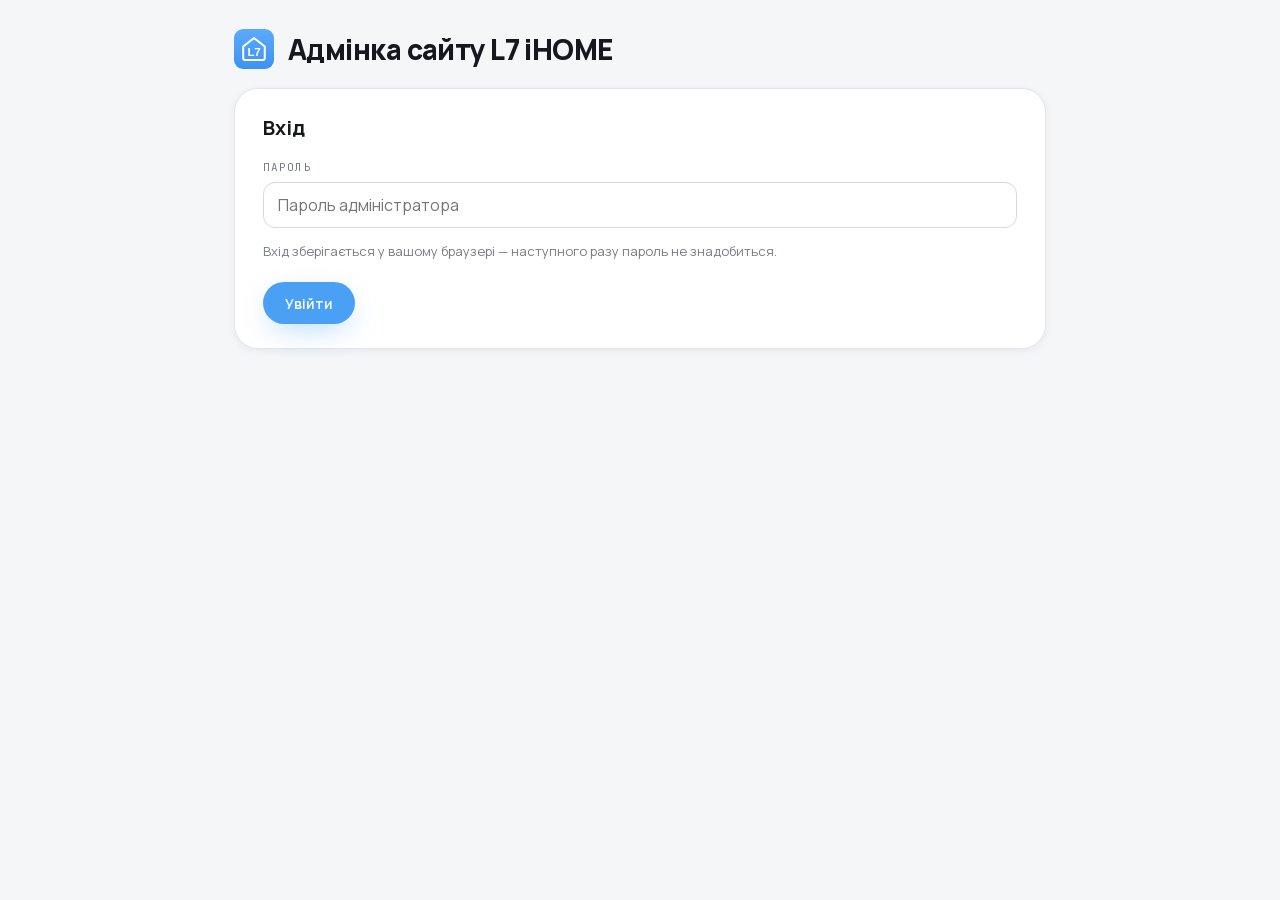
<file: admin/index.html>
<!DOCTYPE html>
<html lang="uk">
<head>
  <meta charset="utf-8">
  <meta name="viewport" content="width=device-width, initial-scale=1">
  <title>L7 iHOME — Адмінка</title>
  <meta name="robots" content="noindex, nofollow">
  <link rel="icon" href="../assets/logo-mark.svg" type="image/svg+xml">
  <link rel="stylesheet" href="../styles.css">
  <style>
    body { background: var(--surface-sunken); padding-bottom: 120px; }
    .admin-wrap { max-width: 860px; margin: 0 auto; padding: 0 var(--gutter); }
    .admin-header { display: flex; align-items: center; gap: 14px; padding: 28px 0 18px; }
    .admin-header h1 { font-size: 28px; font-weight: var(--fw-extrabold); letter-spacing: var(--ls-tight); }
    .panel {
      background: var(--white); border: 1px solid var(--border-hairline);
      border-radius: var(--radius-xl); box-shadow: var(--shadow-sm);
      padding: 24px 28px; margin-bottom: 20px;
    }
    .panel h2 { font-size: 20px; font-weight: var(--fw-bold); margin-bottom: 16px; }
    .field { display: block; margin-bottom: 14px; }
    .field span { display: block; font-family: var(--font-mono); font-size: 11px; letter-spacing: 0.1em; text-transform: uppercase; color: var(--text-muted); margin-bottom: 6px; }
    .field input[type=text], .field input[type=password], .field textarea, .field select {
      width: 100%; font: inherit; color: var(--text-strong);
      padding: 10px 14px; border: 1px solid var(--border-default); border-radius: var(--radius-md);
      background: var(--white);
    }
    .field textarea { min-height: 72px; resize: vertical; }
    .field input:focus, .field textarea:focus, .field select:focus { outline: none; border-color: var(--azure-400); box-shadow: 0 0 0 3px var(--focus-ring); }
    .row2 { display: grid; grid-template-columns: 1fr 1fr; gap: 0 16px; }
    .row3 { display: grid; grid-template-columns: 1fr 1fr 1fr; gap: 0 16px; }
    .item {
      border: 1px solid var(--border-hairline); border-radius: var(--radius-lg);
      padding: 16px 18px 8px; margin-bottom: 14px; background: var(--surface-raised);
      position: relative;
    }
    .item .rm {
      position: absolute; top: 10px; right: 10px;
      border: none; background: none; cursor: pointer; color: var(--text-faint);
      font-size: 18px; line-height: 1; padding: 6px;
    }
    .item .rm:hover { color: var(--danger); }
    .mini-btn {
      display: inline-flex; align-items: center; gap: 6px; height: 36px; padding: 0 16px;
      border: 1px dashed var(--border-strong); border-radius: var(--radius-pill);
      background: none; cursor: pointer; font: inherit; font-size: 14px; color: var(--text-muted);
    }
    .mini-btn:hover { color: var(--text-strong); border-color: var(--text-strong); }
    .img-field { display: flex; align-items: center; gap: 14px; margin-bottom: 14px; }
    .img-field img { width: 96px; height: 64px; object-fit: cover; border-radius: var(--radius-md); border: 1px solid var(--border-hairline); background: var(--grey-100); }
    .img-field .meta { flex: 1; }
    .img-field .meta .path { font-family: var(--font-mono); font-size: 12px; color: var(--text-muted); word-break: break-all; }
    .savebar {
      position: fixed; left: 0; right: 0; bottom: 0; z-index: 50;
      background: rgba(255,255,255,0.92); backdrop-filter: blur(12px);
      border-top: 1px solid var(--border-hairline);
    }
    .savebar .inner { max-width: 860px; margin: 0 auto; padding: 14px var(--gutter); display: flex; align-items: center; gap: 16px; }
    #status { font-family: var(--font-mono); font-size: 13px; color: var(--text-muted); }
    #status.ok { color: var(--success); }
    #status.err { color: var(--danger); }
    .hint { font-size: 13px; color: var(--text-muted); line-height: 1.5; }
    .hint a { color: var(--azure-700); text-decoration: underline; }
    #app { display: none; }
    .stats-total { display: flex; align-items: baseline; gap: 12px; margin-bottom: 18px; }
    .stats-num { font-size: 44px; font-weight: var(--fw-extrabold); letter-spacing: var(--ls-tight); color: var(--text-strong); font-variant-numeric: tabular-nums; }
    .stats-cap { font-family: var(--font-mono); font-size: 12px; letter-spacing: 0.08em; text-transform: uppercase; color: var(--text-muted); }
    .stats-rows { display: flex; flex-direction: column; gap: 2px; }
    .stats-row { display: flex; align-items: center; justify-content: space-between; padding: 11px 0; border-bottom: 1px solid var(--border-hairline); }
    .stats-row:last-child { border-bottom: none; }
    .stats-row .lbl { font-size: 15px; color: var(--text-body); }
    .stats-row .bar { flex: 1; height: 6px; margin: 0 16px; background: var(--grey-100); border-radius: 999px; overflow: hidden; }
    .stats-row .bar i { display: block; height: 100%; background: var(--azure-500); border-radius: 999px; }
    .stats-row .val { font-family: var(--font-mono); font-size: 15px; font-weight: 500; color: var(--text-strong); font-variant-numeric: tabular-nums; min-width: 48px; text-align: right; }
  </style>
</head>
<body>
  <div class="admin-wrap">
    <div class="admin-header">
      <img src="../assets/logo-mark.svg" alt="" width="40" height="40">
      <h1>Адмінка сайту L7 iHOME</h1>
    </div>

    <!-- ===== AUTH ===== -->
    <div class="panel" id="authPanel">
      <h2>Вхід</h2>
      <label class="field"><span>Пароль</span>
        <input type="password" id="token" placeholder="Пароль адміністратора" autocomplete="current-password">
      </label>
      <p class="hint" id="authHint">Вхід зберігається у вашому браузері — наступного разу пароль не знадобиться.</p>
      <button class="btn btn--primary btn--sm" id="loginBtn" style="margin-top:8px">Увійти</button>
    </div>

    <!-- ===== EDITOR ===== -->
    <div id="app">
      <div class="panel" id="analyticsPanel">
        <h2 style="display:flex;align-items:center;justify-content:space-between">
          Аналітика
          <button class="mini-btn" id="statsRefresh" type="button" style="height:32px">↻ Оновити</button>
        </h2>
        <div class="stats-total">
          <div class="stats-num" id="statTotal">—</div>
          <div class="stats-cap">переглядів сторінок усього</div>
        </div>
        <div id="statsRows" class="stats-rows"></div>
        <p class="hint" id="statsHint" style="margin-top:14px">Лічильник переглядів (не унікальних відвідувачів). Дані оновлюються в реальному часі.</p>
      </div>

      <div class="panel">
        <h2>Головний екран</h2>
        <label class="field"><span>Бейдж</span><input type="text" data-k="hero.badge"></label>
        <div class="row2">
          <label class="field"><span>Заголовок, рядок 1</span><input type="text" data-k="hero.title1"></label>
          <label class="field"><span>Заголовок, рядок 2 (блакитний)</span><input type="text" data-k="hero.title2"></label>
        </div>
        <label class="field"><span>Підзаголовок</span><textarea data-k="hero.lead"></textarea></label>
        <div class="row2">
          <label class="field"><span>Телефон</span><input type="text" data-k="hero.phone"></label>
          <label class="field"><span>Сайт</span><input type="text" data-k="hero.site"></label>
        </div>
        <p class="hint">Фото нижче — капсула на обертовому подіумі (на весь перший екран).
          Найкраще виглядає знімок на світлому студійному фоні.</p>
        <div class="img-field">
          <img data-img-preview="hero.img" alt="">
          <div class="meta">
            <div class="path" data-img-path="hero.img"></div>
            <input type="file" accept="image/*" data-img-upload="hero.img">
          </div>
        </div>
      </div>

      <div class="panel">
        <h2>Модельний ряд</h2>
        <div class="row2">
          <label class="field"><span>Надзаголовок</span><input type="text" data-k="models.eyebrow"></label>
          <label class="field"><span>Заголовок</span><input type="text" data-k="models.title"></label>
        </div>
        <div id="modelsList"></div>
        <button class="mini-btn" id="addModel">+ Додати модель</button>
      </div>

      <div class="panel">
        <h2>Секція «Характеристики» (слайдер)</h2>
        <label class="field"><span>Надзаголовок секції</span><input type="text" data-k="spec.eyebrow"></label>
        <p class="hint">Слайди цієї секції будуються автоматично з моделей у «Модельному ряду» вище:
          плитки, виноски на фото і таблиця характеристик редагуються там, у картці кожної моделі.</p>
      </div>

      <div class="panel">
        <h2>Велике фото з цитатою</h2>
        <label class="field"><span>Надзаголовок</span><input type="text" data-k="statement.eyebrow"></label>
        <label class="field"><span>Текст</span><textarea data-k="statement.text"></textarea></label>
        <div class="img-field">
          <img data-img-preview="statement.img" alt="">
          <div class="meta">
            <div class="path" data-img-path="statement.img"></div>
            <input type="file" accept="image/*" data-img-upload="statement.img">
          </div>
        </div>
      </div>

      <div class="panel">
        <h2>Бізнес-вигода</h2>
        <div class="row2">
          <label class="field"><span>Надзаголовок</span><input type="text" data-k="business.eyebrow"></label>
          <label class="field"><span>Заголовок</span><input type="text" data-k="business.title"></label>
        </div>
        <div id="advList"></div>
        <button class="mini-btn" id="addAdv">+ Додати картку</button>
      </div>

      <div class="panel">
        <h2>Контакти</h2>
        <div class="row2">
          <label class="field"><span>Заголовок, частина 1</span><input type="text" data-k="contact.title1"></label>
          <label class="field"><span>Заголовок, частина 2 (блакитна)</span><input type="text" data-k="contact.title2"></label>
        </div>
        <div class="row2">
          <label class="field"><span>Телефон</span><input type="text" data-k="contact.phone"></label>
          <label class="field"><span>Сайт</span><input type="text" data-k="contact.site"></label>
        </div>
      </div>

      <div class="panel">
        <h2>Інтеграції</h2>
        <label class="field"><span>Web3Forms Access Key (куди приходять заявки)</span><input type="text" data-k="settings.web3formsKey" placeholder="напр. 1a2b3c4d-…"></label>
        <p class="hint" style="margin:-6px 0 16px">
          Заявки з форми приходитимуть вам на email. Отримати ключ безкоштовно (без реєстрації):
          <a href="https://web3forms.com/" target="_blank" rel="noopener">web3forms.com</a> → введіть свій email → скопіюйте Access Key сюди.
          Поки поле порожнє, форма показує підтвердження, але лист не надсилається.
        </p>
        <label class="field"><span>Google Analytics ID (необов’язково)</span><input type="text" data-k="settings.gaId" placeholder="G-XXXXXXXXXX"></label>
        <p class="hint" style="margin:-6px 0 0">
          Лічильник відвідувачів. Створити: <a href="https://analytics.google.com/" target="_blank" rel="noopener">analytics.google.com</a>
          → новий ресурс «Web» → скопіюйте Measurement ID (починається з <b>G-</b>). Порожнє поле = аналітика вимкнена.
        </p>
      </div>
    </div>
  </div>

  <div class="savebar" id="savebar" style="display:none">
    <div class="inner">
      <button class="btn btn--primary btn--sm" id="saveBtn">Опублікувати зміни</button>
      <span id="status"></span>
      <a href="../" target="_blank" rel="noopener" style="margin-left:auto; font-size:14px; color: var(--azure-700); text-decoration: underline;">Відкрити сайт ↗</a>
      <button class="mini-btn" id="logoutBtn" style="height:32px">Вийти</button>
    </div>
  </div>

<script>
(function () {
  var OWNER = "rost108", REPO = "l7-ihome", BRANCH = "main";
  var API = "https://api.github.com/repos/" + OWNER + "/" + REPO + "/contents/";
  var token = localStorage.getItem("l7_admin_token") || "";
  var content = null;
  var contentSha = null;

  var $ = function (s) { return document.querySelector(s); };
  var $$ = function (s) { return Array.prototype.slice.call(document.querySelectorAll(s)); };

  function setStatus(msg, cls) {
    var el = $("#status");
    el.textContent = msg || "";
    el.className = cls || "";
  }

  function headers() {
    return {
      "Authorization": "Bearer " + token,
      "Accept": "application/vnd.github+json",
      "X-GitHub-Api-Version": "2022-11-28"
    };
  }

  function b64encodeText(str) {
    return btoa(unescape(encodeURIComponent(str)));
  }
  function b64decodeText(b64) {
    return decodeURIComponent(escape(atob(b64.replace(/\n/g, ""))));
  }

  // ---- path helpers: "hero.badge" -> content.hero.badge ----
  function getPath(obj, path) {
    return path.split(".").reduce(function (o, k) { return o && o[k]; }, obj);
  }
  function setPath(obj, path, val) {
    var keys = path.split("."), last = keys.pop();
    var t = keys.reduce(function (o, k) { return o[k] = o[k] || {}; }, obj);
    t[last] = val;
  }

  // ---- render dynamic lists ----
  function modelItem(m, i) {
    var rows = (m.rows || []).map(function (r, ri) {
      return '<div class="item" style="padding:12px 14px 2px">' +
        '<button class="rm" title="Видалити" data-rm-mrow="' + i + ':' + ri + '">×</button>' +
        '<div class="row3">' +
        '<label class="field"><span>Параметр</span><input type="text" data-mrk="k" data-mmi="' + i + '" data-mri="' + ri + '" value="' + escAttr(r.k) + '"></label>' +
        '<label class="field"><span>Значення</span><input type="text" data-mrk="v" data-mmi="' + i + '" data-mri="' + ri + '" value="' + escAttr(r.v) + '"></label>' +
        '<label class="field"><span>Одиниця</span><input type="text" data-mrk="unit" data-mmi="' + i + '" data-mri="' + ri + '" value="' + escAttr(r.unit) + '"></label>' +
        '</div></div>';
    }).join("");
    var gallery = (m.gallery || []).map(function (g, gi) {
      return '<div style="position:relative; display:inline-block; margin: 0 10px 10px 0;">' +
        '<img src="../' + escAttr(g) + '" alt="" style="width:96px;height:64px;object-fit:cover;border-radius:8px;border:1px solid var(--border-hairline)">' +
        '<button class="rm" style="top:-8px;right:-8px;background:var(--white);border-radius:50%;box-shadow:var(--shadow-sm)" title="Видалити" data-rm-gal="' + i + ':' + gi + '">×</button>' +
        '</div>';
    }).join("");
    return '<div class="item" data-i="' + i + '">' +
      '<button class="rm" title="Видалити модель" data-rm-model="' + i + '">×</button>' +
      '<div class="row3">' +
      '<label class="field"><span>Код</span><input type="text" data-mk="code" data-mi="' + i + '" value="' + escAttr(m.code) + '"></label>' +
      '<label class="field"><span>Тег (порожньо = без тега)</span><input type="text" data-mk="tag" data-mi="' + i + '" value="' + escAttr(m.tag) + '"></label>' +
      '<label class="field"><span>Назва</span><input type="text" data-mk="name" data-mi="' + i + '" value="' + escAttr(m.name) + '"></label>' +
      '</div>' +
      '<div class="row2">' +
      '<label class="field"><span>Підпис на картці (площа · гості)</span><input type="text" data-mk="meta" data-mi="' + i + '" value="' + escAttr(m.meta) + '"></label>' +
      '<label class="field"><span>Адреса сторінки (латиницею, напр. t8)</span><input type="text" data-mk="slug" data-mi="' + i + '" value="' + escAttr(m.slug) + '"></label>' +
      '</div>' +
      '<label class="field"><span>Опис на сторінці товару</span><textarea data-mk="desc" data-mi="' + i + '">' + esc(m.desc) + '</textarea></label>' +
      '<div class="row3">' +
      '<label class="field"><span>Плитка 1 — підпис</span><input type="text" data-mk="stat1Label" data-mi="' + i + '" value="' + escAttr(m.stat1Label) + '"></label>' +
      '<label class="field"><span>Плитка 1 — значення</span><input type="text" data-mk="stat1Value" data-mi="' + i + '" value="' + escAttr(m.stat1Value) + '"></label>' +
      '<label class="field"><span>Плитка 1 — одиниця</span><input type="text" data-mk="stat1Unit" data-mi="' + i + '" value="' + escAttr(m.stat1Unit) + '"></label>' +
      '</div>' +
      '<div class="row2">' +
      '<label class="field"><span>Плитка 2 — підпис</span><input type="text" data-mk="stat2Label" data-mi="' + i + '" value="' + escAttr(m.stat2Label) + '"></label>' +
      '<label class="field"><span>Плитка 2 — значення</span><input type="text" data-mk="stat2Value" data-mi="' + i + '" value="' + escAttr(m.stat2Value) + '"></label>' +
      '</div>' +
      '<div class="row2">' +
      '<label class="field"><span>Виноска на фото 1</span><input type="text" data-mk="callout1" data-mi="' + i + '" value="' + escAttr(m.callout1) + '"></label>' +
      '<label class="field"><span>Виноска на фото 2</span><input type="text" data-mk="callout2" data-mi="' + i + '" value="' + escAttr(m.callout2) + '"></label>' +
      '</div>' +
      '<div class="img-field">' +
      '<img src="../' + escAttr(m.img) + '" alt="">' +
      '<div class="meta"><div class="path">' + esc(m.img) + '</div>' +
      '<input type="file" accept="image/*" data-model-img="' + i + '"></div>' +
      '</div>' +
      '<div class="field"><span style="display:block;font-family:var(--font-mono);font-size:11px;letter-spacing:0.1em;text-transform:uppercase;color:var(--text-muted);margin-bottom:6px">Характеристики на сторінці товару</span>' +
      rows +
      '<button class="mini-btn" data-add-mrow="' + i + '" style="margin-bottom:10px">+ Додати рядок</button></div>' +
      '<div class="field"><span style="display:block;font-family:var(--font-mono);font-size:11px;letter-spacing:0.1em;text-transform:uppercase;color:var(--text-muted);margin-bottom:6px">Галерея (додаткові фото)</span>' +
      '<div>' + gallery + '</div>' +
      '<input type="file" accept="image/*" data-gal-img="' + i + '"></div>' +
      '</div>';
  }
  function advItem(b, i) {
    var icons = ["spark", "layers", "bolt", "building"];
    return '<div class="item" data-i="' + i + '">' +
      '<button class="rm" title="Видалити" data-rm-adv="' + i + '">×</button>' +
      '<div class="row2">' +
      '<label class="field"><span>Заголовок</span><input type="text" data-ak="title" data-ai="' + i + '" value="' + escAttr(b.title) + '"></label>' +
      '<label class="field"><span>Іконка</span><select data-ak="icon" data-ai="' + i + '">' +
      icons.map(function (ic) { return '<option value="' + ic + '"' + (b.icon === ic ? " selected" : "") + ">" + ic + "</option>"; }).join("") +
      '</select></label></div>' +
      '<label class="field"><span>Текст</span><textarea data-ak="text" data-ai="' + i + '">' + esc(b.text) + '</textarea></label>' +
      '</div>';
  }

  function esc(s) { return String(s == null ? "" : s).replace(/[&<>]/g, function (c) { return { "&": "&amp;", "<": "&lt;", ">": "&gt;" }[c]; }); }
  function escAttr(s) { return esc(s).replace(/"/g, "&quot;"); }

  function renderLists() {
    $("#modelsList").innerHTML = content.models.items.map(modelItem).join("");
    $("#advList").innerHTML = content.business.items.map(advItem).join("");
  }

  function renderForm() {
    $$("[data-k]").forEach(function (el) {
      var v = getPath(content, el.getAttribute("data-k"));
      el.value = v == null ? "" : v;
    });
    ["hero.img", "statement.img"].forEach(function (p) {
      var v = getPath(content, p);
      var prev = document.querySelector('[data-img-preview="' + p + '"]');
      var path = document.querySelector('[data-img-path="' + p + '"]');
      if (prev) prev.src = "../" + v;
      if (path) path.textContent = v;
    });
    renderLists();
  }

  // ---- collect form -> content ----
  function collect() {
    $$("[data-k]").forEach(function (el) {
      setPath(content, el.getAttribute("data-k"), el.value);
    });
    $$("[data-mk]").forEach(function (el) {
      content.models.items[+el.getAttribute("data-mi")][el.getAttribute("data-mk")] = el.value;
    });
    $$("[data-mrk]").forEach(function (el) {
      var m = content.models.items[+el.getAttribute("data-mmi")];
      (m.rows = m.rows || [])[+el.getAttribute("data-mri")][el.getAttribute("data-mrk")] = el.value;
    });
    $$("[data-ak]").forEach(function (el) {
      content.business.items[+el.getAttribute("data-ai")][el.getAttribute("data-ak")] = el.value;
    });
  }

  // ---- GitHub API ----
  function ghGet(path) {
    return fetch(API + path + "?ref=" + BRANCH, { headers: headers() }).then(function (r) {
      if (!r.ok) throw new Error("GitHub: " + r.status);
      return r.json();
    });
  }
  function ghPut(path, base64data, sha, message) {
    var body = { message: message, content: base64data, branch: BRANCH };
    if (sha) body.sha = sha;
    return fetch(API + path, { method: "PUT", headers: headers(), body: JSON.stringify(body) })
      .then(function (r) {
        if (!r.ok) return r.json().then(function (j) { throw new Error("GitHub: " + r.status + " " + (j.message || "")); });
        return r.json();
      });
  }

  var isLocalhost = location.hostname === "localhost" || location.hostname === "127.0.0.1";

  function loadContent() {
    setStatus("Завантаження…");
    if (isLocalhost) {
      // локальний режим: читаємо content.json з сервера без GitHub API
      return fetch("../content.json?_=" + Date.now())
        .then(function (r) {
          if (!r.ok) throw new Error("Не знайдено content.json: " + r.status);
          return r.json();
        })
        .then(function (j) {
          contentSha = null;
          content = j;
          renderForm();
          loadAnalytics();
          setStatus("Локальний режим — збереження в GitHub недоступне", "ok");
        });
    }
    return ghGet("content.json").then(function (j) {
      contentSha = j.sha;
      content = JSON.parse(b64decodeText(j.content));
      renderForm();
      loadAnalytics();
      setStatus("Готово до редагування", "ok");
    });
  }

  // ---- Аналітика: читання лічильників (keyless, без бекенду) ----
  var ANALYTICS_NS = "l7ihome-rost108-live";
  function readCount(key) {
    return fetch("https://abacus.jasoncameron.dev/get/" + ANALYTICS_NS + "/" + key)
      .then(function (r) { return r.ok ? r.json() : { value: 0 }; })
      .then(function (j) { return (j && typeof j.value === "number") ? j.value : 0; })
      .catch(function () { return 0; });
  }
  function loadAnalytics() {
    var rowsEl = $("#statsRows");
    var totalEl = $("#statTotal");
    if (!rowsEl || !content) return;
    totalEl.textContent = "…";
    rowsEl.innerHTML = "";

    var pages = [{ key: "home", label: "Головна" }];
    (content.models.items || []).forEach(function (m) {
      pages.push({ key: "model-" + (m.slug || "x"), label: m.name });
    });

    Promise.all([readCount("total")].concat(pages.map(function (p) { return readCount(p.key); })))
      .then(function (vals) {
        var total = vals[0];
        var pageVals = vals.slice(1);
        totalEl.textContent = total.toLocaleString("uk-UA");
        var max = Math.max(1, Math.max.apply(null, pageVals.concat([1])));
        rowsEl.innerHTML = pages.map(function (p, i) {
          var v = pageVals[i];
          var pct = Math.round((v / max) * 100);
          return '<div class="stats-row"><span class="lbl">' + esc(p.label) + '</span>' +
            '<span class="bar"><i style="width:' + pct + '%"></i></span>' +
            '<span class="val">' + v.toLocaleString("uk-UA") + "</span></div>";
        }).join("");
      });
  }

  function save() {
    collect();
    setStatus("Публікація…");
    $("#saveBtn").disabled = true;
    var data = b64encodeText(JSON.stringify(content, null, 2) + "\n");
    ghPut("content.json", data, contentSha, "Оновлення контенту через адмінку")
      .then(function (j) {
        contentSha = j.content.sha;
        setStatus("Опубліковано ✓ Сайт оновиться за ~1 хвилину", "ok");
      })
      .catch(function (e) { setStatus("Помилка: " + e.message, "err"); })
      .then(function () { $("#saveBtn").disabled = false; });
  }

  // ---- image upload: write file to assets/, update path in content ----
  function uploadImage(file, done) {
    var name = "assets/" + Date.now() + "-" + file.name.toLowerCase().replace(/[^a-z0-9._-]+/g, "-");
    var reader = new FileReader();
    reader.onload = function () {
      var bytes = new Uint8Array(reader.result);
      var bin = "";
      for (var i = 0; i < bytes.length; i += 0x8000) {
        bin += String.fromCharCode.apply(null, bytes.subarray(i, i + 0x8000));
      }
      setStatus("Завантаження фото…");
      ghPut(name, btoa(bin), null, "Фото через адмінку: " + name)
        .then(function () { setStatus("Фото завантажено ✓ Натисніть «Опублікувати зміни»", "ok"); done(name); })
        .catch(function (e) { setStatus("Помилка фото: " + e.message, "err"); });
    };
    reader.readAsArrayBuffer(file);
  }

  // ---- events ----
  document.addEventListener("click", function (e) {
    var t = e.target;
    if (t.hasAttribute("data-rm-model")) { collect(); content.models.items.splice(+t.getAttribute("data-rm-model"), 1); renderLists(); }
    if (t.hasAttribute("data-rm-adv")) { collect(); content.business.items.splice(+t.getAttribute("data-rm-adv"), 1); renderLists(); }
    if (t.hasAttribute("data-rm-mrow")) {
      var pr = t.getAttribute("data-rm-mrow").split(":");
      collect(); content.models.items[+pr[0]].rows.splice(+pr[1], 1); renderLists();
    }
    if (t.hasAttribute("data-rm-gal")) {
      var pg = t.getAttribute("data-rm-gal").split(":");
      collect(); content.models.items[+pg[0]].gallery.splice(+pg[1], 1); renderLists();
    }
    if (t.hasAttribute("data-add-mrow")) {
      collect();
      var mm = content.models.items[+t.getAttribute("data-add-mrow")];
      (mm.rows = mm.rows || []).push({ k: "", v: "", unit: "" });
      renderLists();
    }
  });
  document.addEventListener("change", function (e) {
    var t = e.target;
    if (t.hasAttribute("data-img-upload") && t.files[0]) {
      var key = t.getAttribute("data-img-upload");
      uploadImage(t.files[0], function (path) {
        setPath(content, key, path);
        renderForm();
      });
    }
    if (t.hasAttribute("data-model-img") && t.files[0]) {
      var i = +t.getAttribute("data-model-img");
      collect();
      uploadImage(t.files[0], function (path) {
        content.models.items[i].img = path;
        renderLists();
      });
    }
    if (t.hasAttribute("data-gal-img") && t.files[0]) {
      var gi = +t.getAttribute("data-gal-img");
      collect();
      uploadImage(t.files[0], function (path) {
        var mg = content.models.items[gi];
        (mg.gallery = mg.gallery || []).push(path);
        renderLists();
      });
    }
  });

  $("#addModel").addEventListener("click", function () {
    collect();
    content.models.items.push({ code: "L7-", slug: "", tag: "", name: "Капсула ", meta: "", img: "assets/capsule-t8.jpg", desc: "", stat1Label: "Корисна площа", stat1Value: "", stat1Unit: "М²", stat2Label: "Гостей", stat2Value: "", callout1: "", callout2: "", rows: [], gallery: [] });
    renderLists();
  });
  $("#addAdv").addEventListener("click", function () {
    collect();
    content.business.items.push({ icon: "spark", title: "", text: "" });
    renderLists();
  });

  $("#saveBtn").addEventListener("click", save);
  $("#statsRefresh").addEventListener("click", loadAnalytics);
  $("#logoutBtn").addEventListener("click", function () {
    localStorage.removeItem("l7_admin_token");
    location.reload();
  });

  function start() {
    $("#authPanel").style.display = "none";
    $("#app").style.display = "block";
    $("#savebar").style.display = "block";
    loadContent().catch(function (e) {
      setStatus("Не вдалося завантажити: " + e.message, "err");
      $("#authPanel").style.display = "block";
      $("#app").style.display = "none";
      $("#savebar").style.display = "none";
      localStorage.removeItem("l7_admin_token");
    });
  }

  // ---- password → token (AES-GCM blob, key derived via PBKDF2) ----
  var ENC = {
    salt: "sgGVM2OOScpTAR+LAUV6Bw==",
    iv: "hi8DjeHqi35GuA+x",
    ct: "hcrbj7zip3KCddt51s2AQJ2nMtQ4VKJfIYBc6OqNHzZFCaJmxBs8HOQTtdlfP1kbuEBNgBw2BYFPqaosWQqvakGCxrrPOUpSDolslLsmW8TP7bAaD0UafvhWbeZAuFSt4xoeaRasYel9s1UB8A==",
    iterations: 600000
  };
  function b64bytes(b64) {
    var bin = atob(b64), out = new Uint8Array(bin.length);
    for (var i = 0; i < bin.length; i++) out[i] = bin.charCodeAt(i);
    return out;
  }
  function decryptToken(password) {
    var enc = new TextEncoder();
    return crypto.subtle.importKey("raw", enc.encode(password), "PBKDF2", false, ["deriveKey"])
      .then(function (keyMat) {
        return crypto.subtle.deriveKey(
          { name: "PBKDF2", salt: b64bytes(ENC.salt), iterations: ENC.iterations, hash: "SHA-256" },
          keyMat, { name: "AES-GCM", length: 256 }, false, ["decrypt"]);
      })
      .then(function (key) {
        return crypto.subtle.decrypt({ name: "AES-GCM", iv: b64bytes(ENC.iv) }, key, b64bytes(ENC.ct));
      })
      .then(function (buf) { return new TextDecoder().decode(buf); });
  }

  $("#loginBtn").addEventListener("click", function () {
    var input = $("#token").value.trim();
    if (!input) return;
    // a pasted GitHub token still works as a fallback
    if (/^(github_pat_|ghp_)/.test(input)) {
      token = input;
      localStorage.setItem("l7_admin_token", token);
      start();
      return;
    }
    var hint = $("#authHint");
    hint.textContent = "Перевірка пароля…";
    $("#loginBtn").disabled = true;
    decryptToken(input).then(function (t) {
      token = t;
      localStorage.setItem("l7_admin_token", token);
      hint.textContent = "Вхід зберігається у вашому браузері — наступного разу пароль не знадобиться.";
      start();
    }).catch(function () {
      hint.textContent = "Невірний пароль. Спробуйте ще раз.";
    }).then(function () { $("#loginBtn").disabled = false; });
  });
  $("#token").addEventListener("keydown", function (e) { if (e.key === "Enter") $("#loginBtn").click(); });

  if (token) start();
})();
</script>
</body>
</html>
</file>
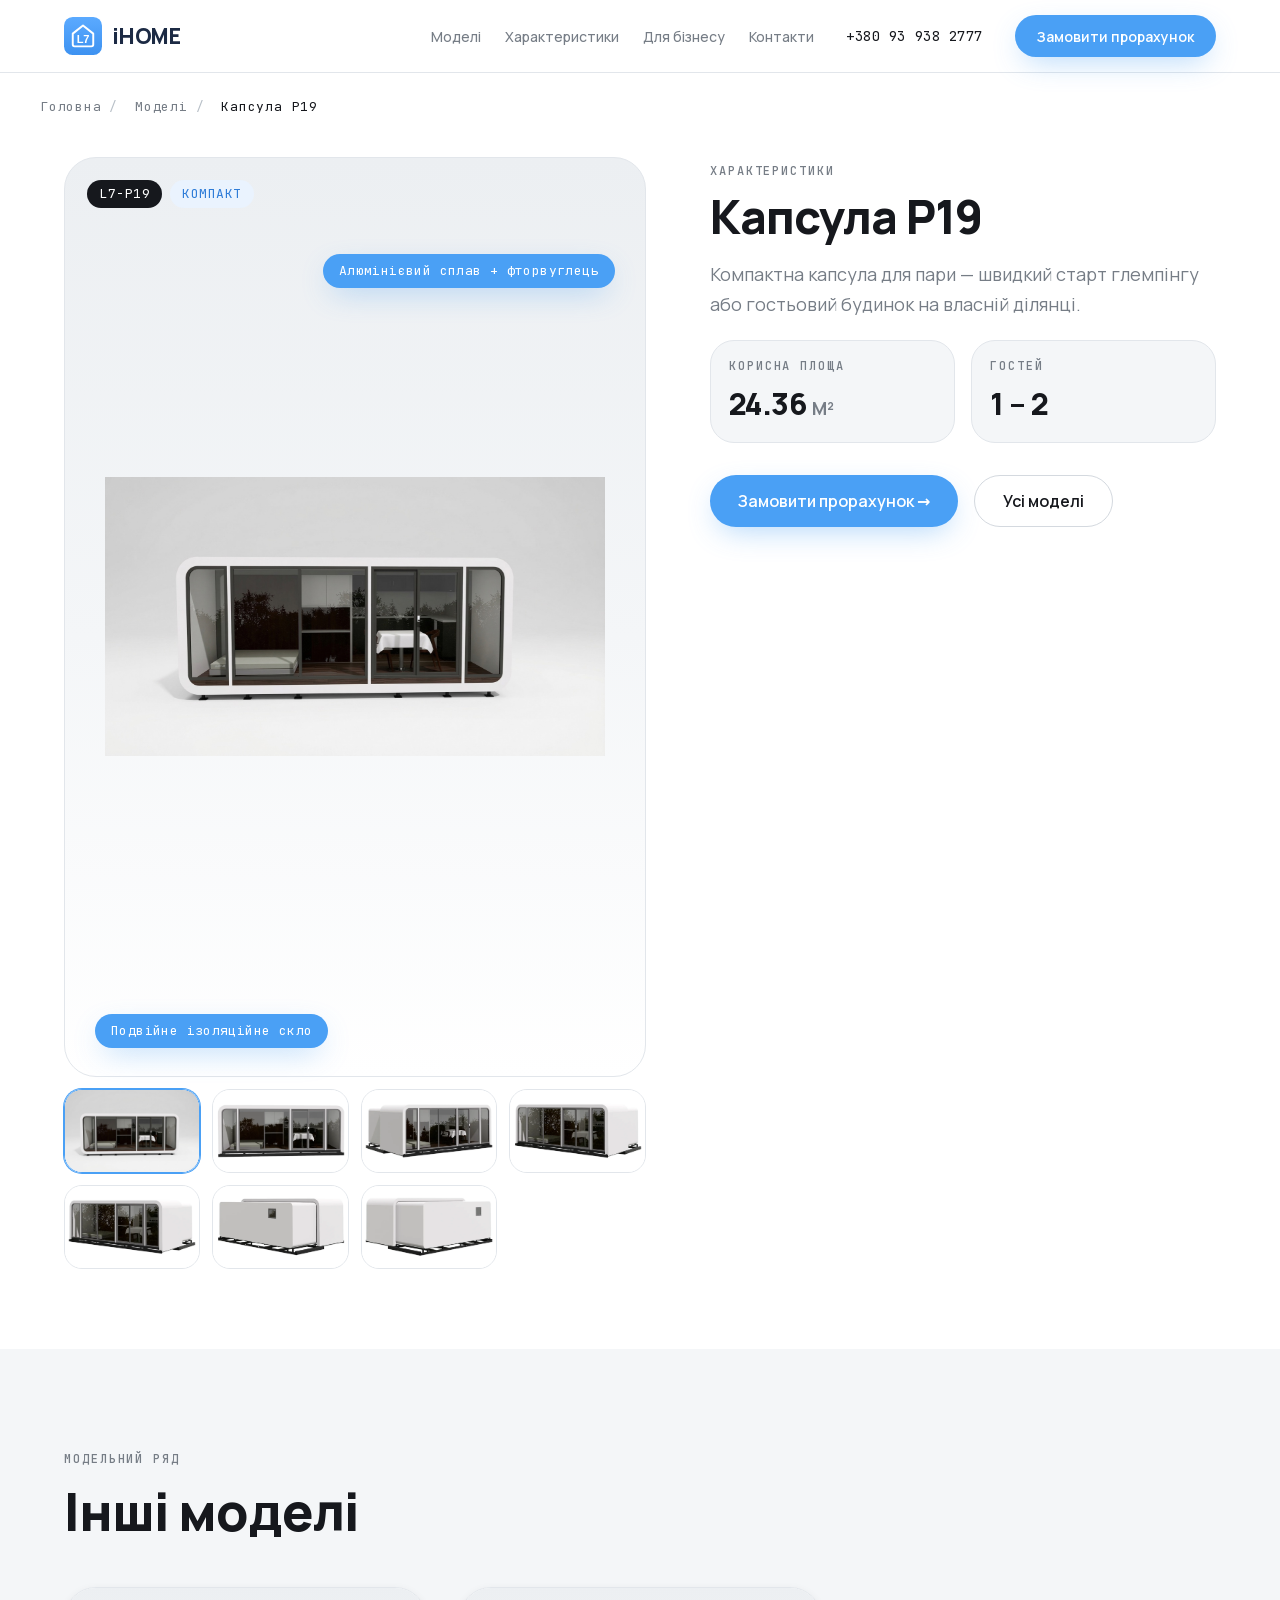
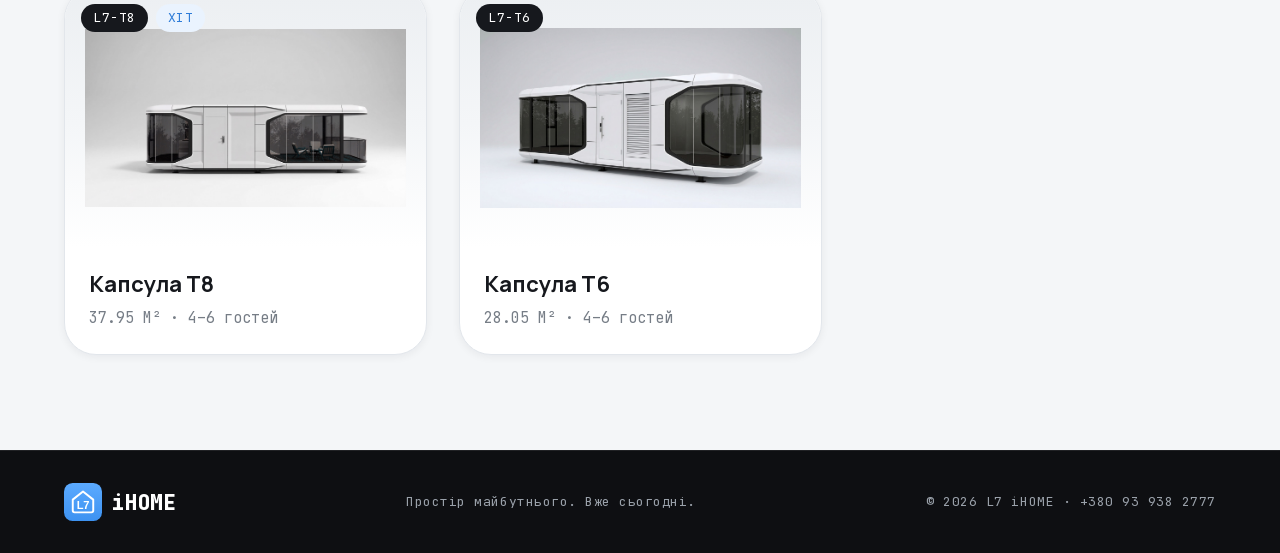
<file: p19/index.html>
<!DOCTYPE html>
<html lang="uk">
<head>
  <meta charset="utf-8">
  <base href="../">
  <meta name="viewport" content="width=device-width, initial-scale=1">
  <title>Капсула P19 — капсульний будинок 24,36 м² під ключ | L7 iHOME</title>
  <meta name="description" id="seoDesc" content="Капсула P19: 24,36 м², 1–2 гості. Компактна капсула для пари — швидкий старт глемпінгу або гостьовий будинок на власній ділянці. Прорахунок під ключ.">
  <meta name="robots" content="index, follow">
  <meta name="theme-color" content="#4AA0F5">
  <link rel="canonical" id="seoCanonical" href="https://rost108.github.io/l7-ihome/p19/">
  <meta property="og:type" content="product">
  <meta property="og:site_name" content="L7 iHOME">
  <meta property="og:locale" content="uk_UA">
  <meta property="og:title" id="seoOgTitle" content="Капсула P19 — L7 iHOME">
  <meta property="og:description" id="seoOgDesc" content="Капсула P19: 24,36 м², 1–2 гості. Компактна капсула для пари — швидкий старт глемпінгу або гостьовий будинок на власній ділянці. Прорахунок під ключ.">
  <meta property="og:url" id="seoOgUrl" content="https://rost108.github.io/l7-ihome/p19/">
  <meta property="og:image" id="seoOgImage" content="https://rost108.github.io/l7-ihome/assets/capsule-p19.jpg">
  <meta name="twitter:description" content="Капсула P19: 24,36 м², 1–2 гості. Компактна капсула для пари — швидкий старт глемпінгу або гостьовий будинок на власній ділянці. Прорахунок під ключ.">
  <meta property="og:image:alt" content="Капсула P19 — капсульний будинок L7 iHOME">
  <meta name="twitter:card" content="summary_large_image">
  <meta name="twitter:title" id="seoTwTitle" content="Капсула P19 — L7 iHOME">
  <meta name="twitter:image" id="seoTwImage" content="https://rost108.github.io/l7-ihome/assets/capsule-p19.jpg">
  <meta property="og:image:type" content="image/jpeg">
  <meta property="og:image:width" content="1500">
  <meta property="og:image:height" content="838">
  <link rel="alternate" hreflang="uk" id="seoAlt" href="https://rost108.github.io/l7-ihome/p19/">
  <link rel="icon" href="assets/logo-mark.svg" type="image/svg+xml">
  <link rel="icon" href="assets/favicon-32.png" sizes="32x32" type="image/png">
  <link rel="apple-touch-icon" href="assets/apple-touch-icon.png">
  <link rel="manifest" href="site.webmanifest">
  <link rel="stylesheet" href="styles.css?v=15">
  <noscript><style>[data-reveal]{opacity:1!important;transform:none!important}</style></noscript>
  <style>
    /* ---- model page ---- */
    .crumbs {
      padding: var(--space-6) 0 0;
      font-family: var(--font-mono); font-size: var(--fs-caption); letter-spacing: 0.06em;
    }
    .crumbs a { color: var(--text-muted); }
    .crumbs a:hover { color: var(--text-strong); }
    .crumbs .sep { color: var(--border-strong); margin: 0 8px; }
    .crumbs .here { color: var(--text-strong); }

    .product { padding: var(--space-10) 0 var(--space-20); }
    .product .container { display: grid; grid-template-columns: 1.15fr 1fr; gap: var(--space-16); align-items: start; }

    .product-visual {
      position: relative; background: var(--bg-studio);
      border: var(--bw-hair) solid var(--border-hairline); border-radius: var(--radius-2xl);
      display: flex; align-items: center; justify-content: center; padding: var(--space-10);
      min-height: 440px;
    }
    .product-visual .badges { position: absolute; top: 22px; left: 22px; display: flex; gap: var(--space-2); }
    .product-visual img { width: 100%; object-fit: contain; filter: drop-shadow(var(--shadow-float)); }
    .product-visual .callout--glass { position: absolute; left: 30px; bottom: 28px; }
    .product-visual .callout--alloy { position: absolute; right: 30px; top: 96px; }

    .gallery { display: grid; grid-template-columns: repeat(4, 1fr); gap: var(--space-3); margin-top: var(--space-3); }
    .gallery button {
      padding: 0; border: var(--bw-hair) solid var(--border-hairline); border-radius: var(--radius-lg);
      overflow: hidden; cursor: pointer; background: var(--bg-studio); height: 84px;
      transition: border-color var(--dur-fast) var(--ease-out);
    }
    .gallery button.active { border-color: var(--azure-500); box-shadow: 0 0 0 1px var(--azure-500); }
    .gallery button img { width: 100%; height: 100%; object-fit: cover; }

    .product-info h1 { font-weight: var(--fw-extrabold); font-size: 46px; letter-spacing: var(--ls-tight); line-height: var(--lh-tight); margin-top: var(--space-3); }
    .product-info .desc { margin: var(--space-5) 0 0; font-size: var(--fs-body-lg); line-height: var(--lh-relaxed); color: var(--text-muted); }
    .product-cta { display: flex; flex-wrap: wrap; gap: var(--space-4); margin-top: var(--space-8); }

    .other-models { background: var(--surface-sunken); }

    @media (max-width: 1024px) {
      .product .container { grid-template-columns: 1fr; gap: var(--space-8); }
      .product-visual { min-height: 340px; }
    }
    @media (max-width: 720px) {
      .product-info h1 { font-size: 34px; }
      .gallery { grid-template-columns: repeat(3, 1fr); }
    }
  </style>

  <script type="application/ld+json" data-ld="product">{"@context": "https://schema.org", "@type": "BreadcrumbList", "itemListElement": [{"@type": "ListItem", "position": 1, "name": "Головна", "item": "https://rost108.github.io/l7-ihome/"}, {"@type": "ListItem", "position": 2, "name": "Моделі", "item": "https://rost108.github.io/l7-ihome/#models"}, {"@type": "ListItem", "position": 3, "name": "Капсула P19", "item": "https://rost108.github.io/l7-ihome/p19/"}]}</script>
  <script type="application/ld+json" data-ld="product">{"@context": "https://schema.org", "@type": "Product", "name": "Капсула P19", "sku": "L7-P19", "url": "https://rost108.github.io/l7-ihome/p19/", "image": ["https://rost108.github.io/l7-ihome/assets/capsule-p19.jpg", "https://rost108.github.io/l7-ihome/assets/renders/p19-01.webp", "https://rost108.github.io/l7-ihome/assets/renders/p19-02.webp", "https://rost108.github.io/l7-ihome/assets/renders/p19-03.webp", "https://rost108.github.io/l7-ihome/assets/renders/p19-04.webp", "https://rost108.github.io/l7-ihome/assets/renders/p19-05.webp", "https://rost108.github.io/l7-ihome/assets/renders/p19-06.webp"], "description": "Компактна капсула для пари — швидкий старт глемпінгу або гостьовий будинок на власній ділянці.", "category": "Капсульні будинки", "brand": {"@type": "Brand", "name": "L7 iHOME"}, "manufacturer": {"@type": "Organization", "name": "L7 iHOME", "url": "https://rost108.github.io/l7-ihome/"}, "additionalProperty": [{"@type": "PropertyValue", "name": "Корисна площа", "value": "24,36 м²"}, {"@type": "PropertyValue", "name": "Гостей", "value": "1–2"}]}</script>
</head>
<body data-slug="p19">

  <!-- ================= HEADER ================= -->
  <header class="site-header" id="siteHeader">
    <div class="container">
      <a href="index.html" class="wordmark">
        <img src="assets/logo-mark.svg" alt="L7 iHOME">
        <span class="word">iHOME</span>
      </a>
      <nav class="mainnav">
        <a href="index.html#models">Моделі</a>
        <a href="index.html#spec">Характеристики</a>
        <a href="index.html#business">Для бізнесу</a>
        <a href="index.html#contact">Контакти</a>
      </nav>
      <span class="nav-phone" data-cms="nav.phone">+380 93 938 2777</span>
      <a href="index.html#contact" class="btn btn--primary btn--sm">Замовити прорахунок</a>
      <button class="nav-toggle" id="navToggle" aria-label="Меню">
        <svg width="24" height="24" viewBox="0 0 24 24" fill="none" stroke="currentColor" stroke-width="2" stroke-linecap="round"><path d="M4 7h16M4 12h16M4 17h16"/></svg>
      </button>
    </div>
  </header>

  <!-- ================= BREADCRUMBS ================= -->
  <div class="container crumbs">
    <a href="index.html">Головна</a><span class="sep">/</span>
    <a href="index.html#models">Моделі</a><span class="sep">/</span>
    <span class="here" id="crumbName">Капсула P19</span>
  </div>

  <!-- ================= PRODUCT ================= -->
  <section class="product">
    <div class="container">
      <div>
        <div class="product-visual">
          <div class="badges">
            <span class="badge badge--ink" id="pCode">L7-P19</span>
            <span class="badge badge--brand" id="pTag">Компакт</span>
          </div>
          <img id="pImg" src="assets/capsule-p19.jpg" alt="Капсула P19 — капсульний будинок L7 iHOME" width="1500" height="838" fetchpriority="high" decoding="async">
          <span class="callout callout--glass" id="pCallout1">Подвійне ізоляційне скло</span>
          <span class="callout callout--alloy" id="pCallout2">Алюмінієвий сплав + фторвуглець</span>
        </div>
        <div class="gallery" id="pGallery"><button type="button" data-p="assets/capsule-p19.jpg" class="active"><img src="assets/capsule-p19.jpg" alt="Капсула P19 — вигляд 1" loading="lazy" decoding="async"></button><button type="button" data-p="assets/renders/p19-01.webp"><img src="assets/renders/p19-01.webp" alt="Капсула P19 — вигляд 2" loading="lazy" decoding="async"></button><button type="button" data-p="assets/renders/p19-02.webp"><img src="assets/renders/p19-02.webp" alt="Капсула P19 — вигляд 3" loading="lazy" decoding="async"></button><button type="button" data-p="assets/renders/p19-03.webp"><img src="assets/renders/p19-03.webp" alt="Капсула P19 — вигляд 4" loading="lazy" decoding="async"></button><button type="button" data-p="assets/renders/p19-04.webp"><img src="assets/renders/p19-04.webp" alt="Капсула P19 — вигляд 5" loading="lazy" decoding="async"></button><button type="button" data-p="assets/renders/p19-05.webp"><img src="assets/renders/p19-05.webp" alt="Капсула P19 — вигляд 6" loading="lazy" decoding="async"></button><button type="button" data-p="assets/renders/p19-06.webp"><img src="assets/renders/p19-06.webp" alt="Капсула P19 — вигляд 7" loading="lazy" decoding="async"></button></div>
      </div>

      <div class="product-info">
        <span class="eyebrow">Характеристики</span>
        <h1 id="pName">Капсула P19</h1>
        <p class="desc" id="pDesc">Компактна капсула для пари — швидкий старт глемпінгу або гостьовий будинок на власній ділянці.</p>
        <div class="stat-tiles">
          <div class="stat-tile">
            <span class="eyebrow" id="pStat1Label">Корисна площа</span>
            <div class="val" id="pStat1Value">24.36 <small>М²</small></div>
          </div>
          <div class="stat-tile">
            <span class="eyebrow" id="pStat2Label">Гостей</span>
            <div class="val" id="pStat2Value">1 – 2</div>
          </div>
        </div>
        <div id="pRows"></div>
        <div class="product-cta">
          <a href="tel:+380939382777" class="btn btn--primary" id="pTel">Замовити прорахунок →</a>
          <a href="index.html#models" class="btn btn--ghost">Усі моделі</a>
        </div>
      </div>
    </div>
  </section>

  <!-- ================= OTHER MODELS ================= -->
  <section class="other-models section-pad">
    <div class="container">
      <span class="eyebrow" data-reveal>Модельний ряд</span>
      <h2 class="section-title" data-reveal style="--reveal-delay:.06s">Інші моделі</h2>
      <div class="lineup-grid" id="otherModels"><a class="model-card" style="display:block" href="t8/"><div class="model-figure"><div class="badges"><span class="badge badge--ink">L7-T8</span><span class="badge badge--brand">Хіт</span></div><img loading="lazy" decoding="async" src="assets/capsule-t8.jpg" alt="Капсула T8"></div><div class="model-body"><div class="name">Капсула T8</div><div class="meta">37.95 М² · 4–6 гостей</div></div></a><a class="model-card" style="display:block" href="t6/"><div class="model-figure"><div class="badges"><span class="badge badge--ink">L7-T6</span></div><img loading="lazy" decoding="async" src="assets/capsule-t6.jpg" alt="Капсула T6"></div><div class="model-body"><div class="name">Капсула T6</div><div class="meta">28.05 М² · 4–6 гостей</div></div></a></div>
    </div>
  </section>

  <!-- ================= FOOTER ================= -->
  <footer class="site-footer">
    <div class="container">
      <a href="index.html" class="wordmark is-inverse">
        <img src="assets/logo-mark.svg" alt="L7 iHOME">
        <span class="word">iHOME</span>
      </a>
      <span>Простір майбутнього. Вже сьогодні.</span>
      <span data-cms="footer.phone">© 2026 L7 iHOME · +380 93 938 2777</span>
    </div>
  </footer>

<script>
(function () {
  // Mobile nav toggle
  var header = document.getElementById("siteHeader");
  var toggle = document.getElementById("navToggle");
  if (toggle && header) {
    toggle.addEventListener("click", function () { header.classList.toggle("open"); });
  }

  function esc(s) {
    return String(s == null ? "" : s).replace(/[&<>"]/g, function (c) {
      return { "&": "&amp;", "<": "&lt;", ">": "&gt;", '"': "&quot;" }[c];
    });
  }

  var slug = document.body.dataset.slug || new URLSearchParams(location.search).get("id") || "";

  fetch("content.json?v=" + Date.now())
    .then(function (r) { return r.json(); })
    .then(function (c) {
      var items = c.models.items || [];
      var m = items.filter(function (x) { return x.slug === slug; })[0] || items[0];
      if (!m) return;

      document.title = "L7 iHOME — " + m.name + " | капсульний будинок під ключ";
      document.getElementById("crumbName").textContent = m.name;
      document.getElementById("pName").textContent = m.name;

      // ---- visit counter (keyless; цифри видно в адмінці) ----
      (function () {
        var NS = "l7ihome-rost108-live";
        function hit(k) { try { fetch("https://abacus.jasoncameron.dev/hit/" + NS + "/" + k, { keepalive: true }).catch(function () {}); } catch (e) {} }
        hit("total"); hit("model-" + (m.slug || "x"));
      })();

      // ---- SEO: динамічні мета-теги + structured data під модель ----
      (function () {
        var base = new URL("./", document.baseURI).href;   // корінь сайту (і для /t8/ з <base href="../">)
        var pageUrl = base + encodeURIComponent(m.slug || "") + "/";
        var imgUrl = base + (m.img || "");
        var area = (m.stat1Value ? m.stat1Value + " " + (m.stat1Unit || "м²") + ", " : "");
        var desc = m.desc || (m.name + " — капсульний будинок L7 iHOME під ключ. " + area + "Готовність від 3 до 6 тижнів.");
        function set(id, attr, val) { var el = document.getElementById(id); if (el) el.setAttribute(attr, val); }
        set("seoDesc", "content", desc);
        set("seoCanonical", "href", pageUrl);
        set("seoOgTitle", "content", "L7 iHOME — " + m.name);
        set("seoOgDesc", "content", desc);
        set("seoOgUrl", "content", pageUrl);
        set("seoOgImage", "content", imgUrl);
        set("seoTwTitle", "content", "L7 iHOME — " + m.name);
        set("seoTwImage", "content", imgUrl);
        set("seoAlt", "href", pageUrl);

        var breadcrumb = {
          "@context": "https://schema.org",
          "@type": "BreadcrumbList",
          "itemListElement": [
            { "@type": "ListItem", "position": 1, "name": "Головна", "item": base },
            { "@type": "ListItem", "position": 2, "name": "Моделі", "item": base + "#models" },
            { "@type": "ListItem", "position": 3, "name": m.name, "item": pageUrl }
          ]
        };
        if (document.querySelector('script[data-ld="product"]')) return;   // статична сторінка вже має розмітку
        var bc = document.createElement("script");
        bc.type = "application/ld+json";
        bc.textContent = JSON.stringify(breadcrumb);
        document.head.appendChild(bc);

        var ld = {
          "@context": "https://schema.org",
          "@type": "Product",
          "name": m.name,
          "sku": m.code,
          "image": imgUrl,
          "description": desc,
          "category": "Капсульні будинки",
          "brand": { "@type": "Brand", "name": "L7 iHOME" },
          "manufacturer": { "@type": "Organization", "name": "L7 iHOME" },
          "additionalProperty": (m.rows || []).map(function (r) {
            return { "@type": "PropertyValue", "name": r.k, "value": (r.v || "") + (r.unit ? " " + r.unit : "") };
          })
        };
        var s = document.createElement("script");
        s.type = "application/ld+json";
        s.textContent = JSON.stringify(ld);
        document.head.appendChild(s);
      })();
      document.getElementById("pCode").textContent = m.code;
      document.getElementById("pImg").src = m.img;
      document.getElementById("pImg").alt = m.name;
      document.getElementById("pDesc").textContent = m.desc || "";

      var tag = document.getElementById("pTag");
      if (m.tag) { tag.textContent = m.tag; tag.hidden = false; }
      var c1 = document.getElementById("pCallout1");
      if (m.callout1) { c1.textContent = m.callout1; c1.hidden = false; }
      var c2 = document.getElementById("pCallout2");
      if (m.callout2) { c2.textContent = m.callout2; c2.hidden = false; }

      document.getElementById("pStat1Label").textContent = m.stat1Label || "Корисна площа";
      document.getElementById("pStat1Value").innerHTML = esc(m.stat1Value || "") + (m.stat1Unit ? " <small>" + esc(m.stat1Unit) + "</small>" : "");
      document.getElementById("pStat2Label").textContent = m.stat2Label || "Гостей";
      document.getElementById("pStat2Value").textContent = m.stat2Value || "";

      document.getElementById("pRows").innerHTML = (m.rows || []).map(function (r) {
        return '<div class="spec-row"><span class="k">' + esc(r.k) + '</span>' +
          '<span class="v">' + esc(r.v) + (r.unit ? "<small>" + esc(r.unit) + "</small>" : "") + "</span></div>";
      }).join("");

      // gallery: main image + extra photos
      var photos = [m.img].concat(m.gallery || []);
      if (photos.length > 1) {
        var g = document.getElementById("pGallery");
        g.hidden = false;
        g.innerHTML = photos.map(function (p, i) {
          return '<button type="button" data-p="' + escAttr(p) + '"' + (i === 0 ? ' class="active"' : "") + '>' +
            '<img src="' + escAttr(p) + '" alt="' + escAttr(m.name + ' — вигляд ' + (i + 1)) + '" loading="lazy" decoding="async"></button>';
        }).join("");
        g.addEventListener("click", function (e) {
          var btn = e.target.closest("button[data-p]");
          if (!btn) return;
          document.getElementById("pImg").src = btn.getAttribute("data-p");
          g.querySelectorAll("button").forEach(function (b) { b.classList.remove("active"); });
          btn.classList.add("active");
        });
      }

      // phone
      var phone = (c.contact && c.contact.phone) || "";
      if (phone) {
        document.getElementById("pTel").href = "tel:" + phone.replace(/[^+\d]/g, "");
        var nav = document.querySelector('[data-cms="nav.phone"]');
        if (nav) nav.textContent = phone;
        var foot = document.querySelector('[data-cms="footer.phone"]');
        if (foot) foot.textContent = "© " + new Date().getFullYear() + " L7 iHOME · " + phone;
      }

      // other models
      var others = items.filter(function (x) { return x !== m; });
      document.getElementById("otherModels").innerHTML = others.map(function (o, i) {
        return '<a class="model-card" data-reveal style="display:block;--reveal-delay:' + (i * 80) + 'ms" href="' + encodeURIComponent(o.slug) + '/">' +
          '<div class="model-figure"><div class="badges">' +
          '<span class="badge badge--ink">' + esc(o.code) + '</span>' +
          (o.tag ? '<span class="badge badge--brand">' + esc(o.tag) + '</span>' : "") +
          '</div><img loading="lazy" decoding="async" src="' + escAttr(o.img) + '" alt="' + escAttr(o.name) + '"></div>' +
          '<div class="model-body"><div class="name">' + esc(o.name) + '</div>' +
          '<div class="meta">' + esc(o.meta) + "</div></div></a>";
      }).join("");

      initReveals();
    });

  function escAttr(s) { return esc(s).replace(/'/g, "&#39;"); }

  function initReveals() {
    if (matchMedia("(prefers-reduced-motion: reduce)").matches) return;
    var els = document.querySelectorAll("[data-reveal]:not(.in)");
    if (!("IntersectionObserver" in window)) { els.forEach(function (e) { e.classList.add("in"); }); return; }
    var io = new IntersectionObserver(function (entries) {
      entries.forEach(function (en) { if (en.isIntersecting) { en.target.classList.add("in"); io.unobserve(en.target); } });
    }, { rootMargin: "0px 0px -8% 0px", threshold: 0.08 });
    els.forEach(function (e) { io.observe(e); });
  }
  initReveals();

  (function () {
    var hdr = document.getElementById("siteHeader");
    if (!hdr) return;
    function onScroll() { hdr.classList.toggle("scrolled", window.scrollY > 8); }
    onScroll();
    window.addEventListener("scroll", onScroll, { passive: true });
  })();
})();
</script>
</body>
</html>
</file>
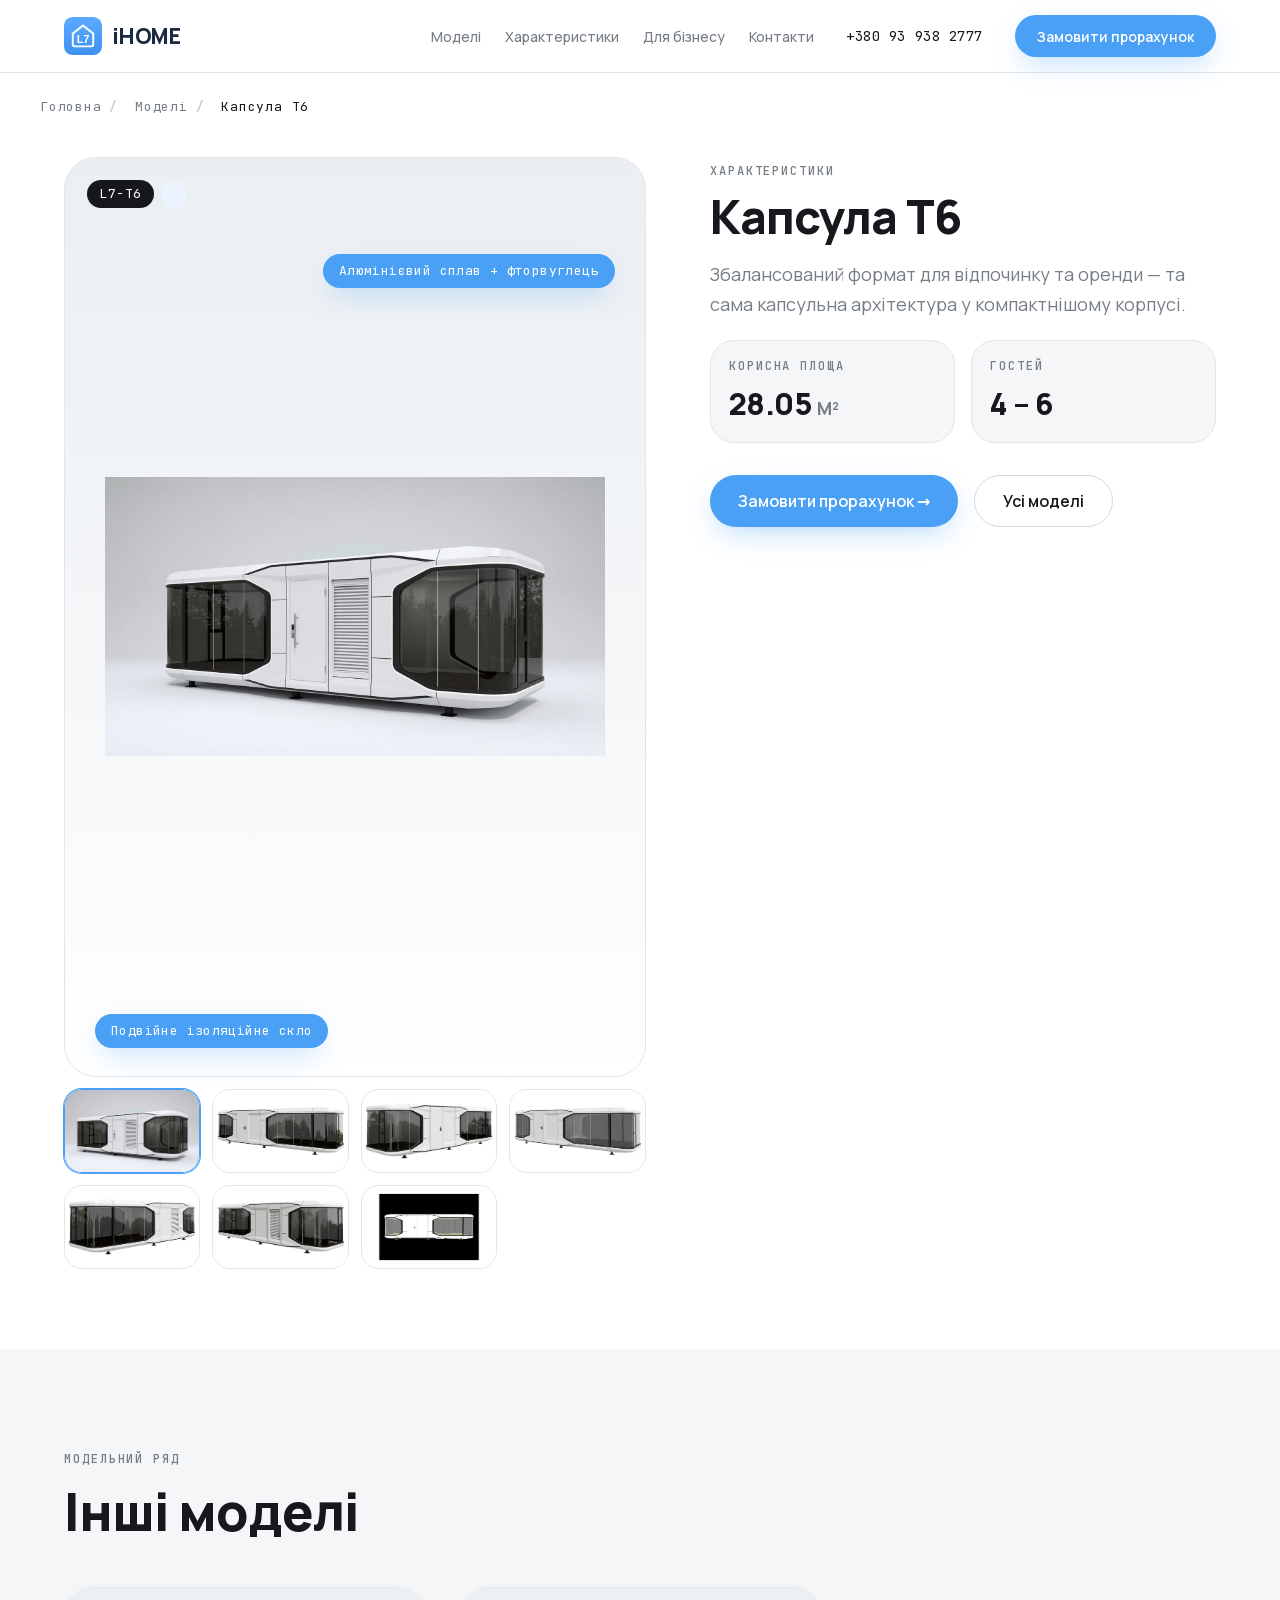
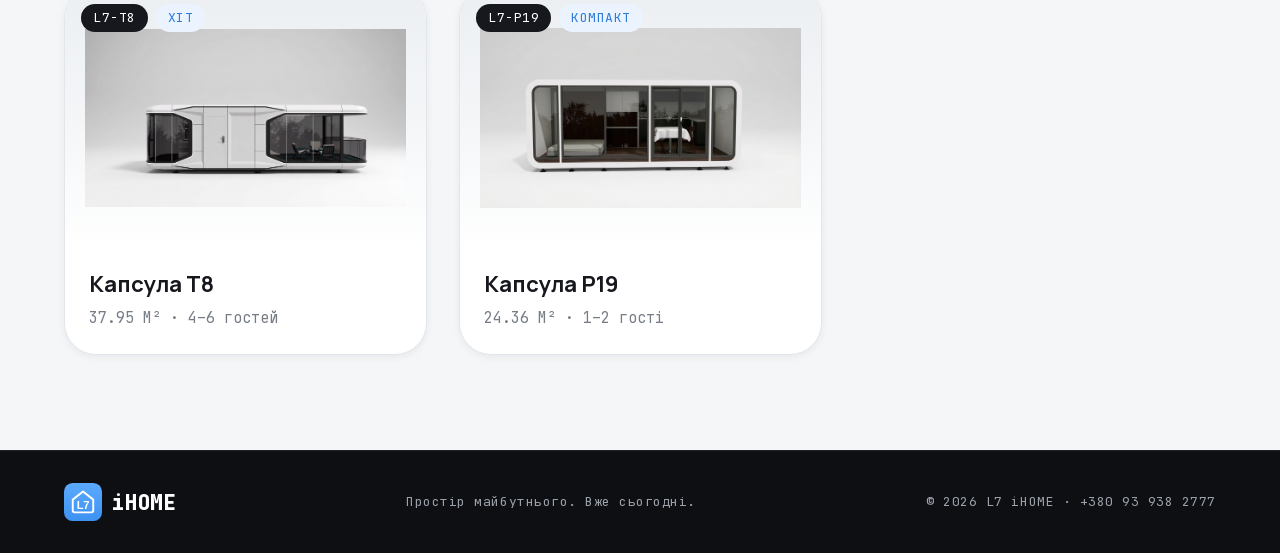
<file: t6/index.html>
<!DOCTYPE html>
<html lang="uk">
<head>
  <meta charset="utf-8">
  <base href="../">
  <meta name="viewport" content="width=device-width, initial-scale=1">
  <title>Капсула T6 — капсульний будинок 28,05 м² під ключ | L7 iHOME</title>
  <meta name="description" id="seoDesc" content="Капсула T6: 28,05 м², 4–6 гостей. Збалансований формат для відпочинку та оренди — та сама капсульна архітектура у компактнішому корпусі. Прорахунок під ключ.">
  <meta name="robots" content="index, follow">
  <meta name="theme-color" content="#4AA0F5">
  <link rel="canonical" id="seoCanonical" href="https://rost108.github.io/l7-ihome/t6/">
  <meta property="og:type" content="product">
  <meta property="og:site_name" content="L7 iHOME">
  <meta property="og:locale" content="uk_UA">
  <meta property="og:title" id="seoOgTitle" content="Капсула T6 — L7 iHOME">
  <meta property="og:description" id="seoOgDesc" content="Капсула T6: 28,05 м², 4–6 гостей. Збалансований формат для відпочинку та оренди — та сама капсульна архітектура у компактнішому корпусі. Прорахунок під ключ.">
  <meta property="og:url" id="seoOgUrl" content="https://rost108.github.io/l7-ihome/t6/">
  <meta property="og:image" id="seoOgImage" content="https://rost108.github.io/l7-ihome/assets/capsule-t6.jpg">
  <meta name="twitter:description" content="Капсула T6: 28,05 м², 4–6 гостей. Збалансований формат для відпочинку та оренди — та сама капсульна архітектура у компактнішому корпусі. Прорахунок під ключ.">
  <meta property="og:image:alt" content="Капсула T6 — капсульний будинок L7 iHOME">
  <meta name="twitter:card" content="summary_large_image">
  <meta name="twitter:title" id="seoTwTitle" content="Капсула T6 — L7 iHOME">
  <meta name="twitter:image" id="seoTwImage" content="https://rost108.github.io/l7-ihome/assets/capsule-t6.jpg">
  <meta property="og:image:type" content="image/jpeg">
  <meta property="og:image:width" content="1500">
  <meta property="og:image:height" content="838">
  <link rel="alternate" hreflang="uk" id="seoAlt" href="https://rost108.github.io/l7-ihome/t6/">
  <link rel="icon" href="assets/logo-mark.svg" type="image/svg+xml">
  <link rel="icon" href="assets/favicon-32.png" sizes="32x32" type="image/png">
  <link rel="apple-touch-icon" href="assets/apple-touch-icon.png">
  <link rel="manifest" href="site.webmanifest">
  <link rel="stylesheet" href="styles.css?v=15">
  <noscript><style>[data-reveal]{opacity:1!important;transform:none!important}</style></noscript>
  <style>
    /* ---- model page ---- */
    .crumbs {
      padding: var(--space-6) 0 0;
      font-family: var(--font-mono); font-size: var(--fs-caption); letter-spacing: 0.06em;
    }
    .crumbs a { color: var(--text-muted); }
    .crumbs a:hover { color: var(--text-strong); }
    .crumbs .sep { color: var(--border-strong); margin: 0 8px; }
    .crumbs .here { color: var(--text-strong); }

    .product { padding: var(--space-10) 0 var(--space-20); }
    .product .container { display: grid; grid-template-columns: 1.15fr 1fr; gap: var(--space-16); align-items: start; }

    .product-visual {
      position: relative; background: var(--bg-studio);
      border: var(--bw-hair) solid var(--border-hairline); border-radius: var(--radius-2xl);
      display: flex; align-items: center; justify-content: center; padding: var(--space-10);
      min-height: 440px;
    }
    .product-visual .badges { position: absolute; top: 22px; left: 22px; display: flex; gap: var(--space-2); }
    .product-visual img { width: 100%; object-fit: contain; filter: drop-shadow(var(--shadow-float)); }
    .product-visual .callout--glass { position: absolute; left: 30px; bottom: 28px; }
    .product-visual .callout--alloy { position: absolute; right: 30px; top: 96px; }

    .gallery { display: grid; grid-template-columns: repeat(4, 1fr); gap: var(--space-3); margin-top: var(--space-3); }
    .gallery button {
      padding: 0; border: var(--bw-hair) solid var(--border-hairline); border-radius: var(--radius-lg);
      overflow: hidden; cursor: pointer; background: var(--bg-studio); height: 84px;
      transition: border-color var(--dur-fast) var(--ease-out);
    }
    .gallery button.active { border-color: var(--azure-500); box-shadow: 0 0 0 1px var(--azure-500); }
    .gallery button img { width: 100%; height: 100%; object-fit: cover; }

    .product-info h1 { font-weight: var(--fw-extrabold); font-size: 46px; letter-spacing: var(--ls-tight); line-height: var(--lh-tight); margin-top: var(--space-3); }
    .product-info .desc { margin: var(--space-5) 0 0; font-size: var(--fs-body-lg); line-height: var(--lh-relaxed); color: var(--text-muted); }
    .product-cta { display: flex; flex-wrap: wrap; gap: var(--space-4); margin-top: var(--space-8); }

    .other-models { background: var(--surface-sunken); }

    @media (max-width: 1024px) {
      .product .container { grid-template-columns: 1fr; gap: var(--space-8); }
      .product-visual { min-height: 340px; }
    }
    @media (max-width: 720px) {
      .product-info h1 { font-size: 34px; }
      .gallery { grid-template-columns: repeat(3, 1fr); }
    }
  </style>

  <script type="application/ld+json" data-ld="product">{"@context": "https://schema.org", "@type": "BreadcrumbList", "itemListElement": [{"@type": "ListItem", "position": 1, "name": "Головна", "item": "https://rost108.github.io/l7-ihome/"}, {"@type": "ListItem", "position": 2, "name": "Моделі", "item": "https://rost108.github.io/l7-ihome/#models"}, {"@type": "ListItem", "position": 3, "name": "Капсула T6", "item": "https://rost108.github.io/l7-ihome/t6/"}]}</script>
  <script type="application/ld+json" data-ld="product">{"@context": "https://schema.org", "@type": "Product", "name": "Капсула T6", "sku": "L7-T6", "url": "https://rost108.github.io/l7-ihome/t6/", "image": ["https://rost108.github.io/l7-ihome/assets/capsule-t6.jpg", "https://rost108.github.io/l7-ihome/assets/renders/t6-01.webp", "https://rost108.github.io/l7-ihome/assets/renders/t6-02.webp", "https://rost108.github.io/l7-ihome/assets/renders/t6-03.webp", "https://rost108.github.io/l7-ihome/assets/renders/t6-04.webp", "https://rost108.github.io/l7-ihome/assets/renders/t6-05.webp", "https://rost108.github.io/l7-ihome/assets/renders/t6-06.webp"], "description": "Збалансований формат для відпочинку та оренди — та сама капсульна архітектура у компактнішому корпусі.", "category": "Капсульні будинки", "brand": {"@type": "Brand", "name": "L7 iHOME"}, "manufacturer": {"@type": "Organization", "name": "L7 iHOME", "url": "https://rost108.github.io/l7-ihome/"}, "additionalProperty": [{"@type": "PropertyValue", "name": "Корисна площа", "value": "28,05 м²"}, {"@type": "PropertyValue", "name": "Гостей", "value": "4–6"}]}</script>
</head>
<body data-slug="t6">

  <!-- ================= HEADER ================= -->
  <header class="site-header" id="siteHeader">
    <div class="container">
      <a href="index.html" class="wordmark">
        <img src="assets/logo-mark.svg" alt="L7 iHOME">
        <span class="word">iHOME</span>
      </a>
      <nav class="mainnav">
        <a href="index.html#models">Моделі</a>
        <a href="index.html#spec">Характеристики</a>
        <a href="index.html#business">Для бізнесу</a>
        <a href="index.html#contact">Контакти</a>
      </nav>
      <span class="nav-phone" data-cms="nav.phone">+380 93 938 2777</span>
      <a href="index.html#contact" class="btn btn--primary btn--sm">Замовити прорахунок</a>
      <button class="nav-toggle" id="navToggle" aria-label="Меню">
        <svg width="24" height="24" viewBox="0 0 24 24" fill="none" stroke="currentColor" stroke-width="2" stroke-linecap="round"><path d="M4 7h16M4 12h16M4 17h16"/></svg>
      </button>
    </div>
  </header>

  <!-- ================= BREADCRUMBS ================= -->
  <div class="container crumbs">
    <a href="index.html">Головна</a><span class="sep">/</span>
    <a href="index.html#models">Моделі</a><span class="sep">/</span>
    <span class="here" id="crumbName">Капсула T6</span>
  </div>

  <!-- ================= PRODUCT ================= -->
  <section class="product">
    <div class="container">
      <div>
        <div class="product-visual">
          <div class="badges">
            <span class="badge badge--ink" id="pCode">L7-T6</span>
            <span class="badge badge--brand" id="pTag" hidden></span>
          </div>
          <img id="pImg" src="assets/capsule-t6.jpg" alt="Капсула T6 — капсульний будинок L7 iHOME" width="1500" height="838" fetchpriority="high" decoding="async">
          <span class="callout callout--glass" id="pCallout1">Подвійне ізоляційне скло</span>
          <span class="callout callout--alloy" id="pCallout2">Алюмінієвий сплав + фторвуглець</span>
        </div>
        <div class="gallery" id="pGallery"><button type="button" data-p="assets/capsule-t6.jpg" class="active"><img src="assets/capsule-t6.jpg" alt="Капсула T6 — вигляд 1" loading="lazy" decoding="async"></button><button type="button" data-p="assets/renders/t6-01.webp"><img src="assets/renders/t6-01.webp" alt="Капсула T6 — вигляд 2" loading="lazy" decoding="async"></button><button type="button" data-p="assets/renders/t6-02.webp"><img src="assets/renders/t6-02.webp" alt="Капсула T6 — вигляд 3" loading="lazy" decoding="async"></button><button type="button" data-p="assets/renders/t6-03.webp"><img src="assets/renders/t6-03.webp" alt="Капсула T6 — вигляд 4" loading="lazy" decoding="async"></button><button type="button" data-p="assets/renders/t6-04.webp"><img src="assets/renders/t6-04.webp" alt="Капсула T6 — вигляд 5" loading="lazy" decoding="async"></button><button type="button" data-p="assets/renders/t6-05.webp"><img src="assets/renders/t6-05.webp" alt="Капсула T6 — вигляд 6" loading="lazy" decoding="async"></button><button type="button" data-p="assets/renders/t6-06.webp"><img src="assets/renders/t6-06.webp" alt="Капсула T6 — вигляд 7" loading="lazy" decoding="async"></button></div>
      </div>

      <div class="product-info">
        <span class="eyebrow">Характеристики</span>
        <h1 id="pName">Капсула T6</h1>
        <p class="desc" id="pDesc">Збалансований формат для відпочинку та оренди — та сама капсульна архітектура у компактнішому корпусі.</p>
        <div class="stat-tiles">
          <div class="stat-tile">
            <span class="eyebrow" id="pStat1Label">Корисна площа</span>
            <div class="val" id="pStat1Value">28.05 <small>М²</small></div>
          </div>
          <div class="stat-tile">
            <span class="eyebrow" id="pStat2Label">Гостей</span>
            <div class="val" id="pStat2Value">4 – 6</div>
          </div>
        </div>
        <div id="pRows"></div>
        <div class="product-cta">
          <a href="tel:+380939382777" class="btn btn--primary" id="pTel">Замовити прорахунок →</a>
          <a href="index.html#models" class="btn btn--ghost">Усі моделі</a>
        </div>
      </div>
    </div>
  </section>

  <!-- ================= OTHER MODELS ================= -->
  <section class="other-models section-pad">
    <div class="container">
      <span class="eyebrow" data-reveal>Модельний ряд</span>
      <h2 class="section-title" data-reveal style="--reveal-delay:.06s">Інші моделі</h2>
      <div class="lineup-grid" id="otherModels"><a class="model-card" style="display:block" href="t8/"><div class="model-figure"><div class="badges"><span class="badge badge--ink">L7-T8</span><span class="badge badge--brand">Хіт</span></div><img loading="lazy" decoding="async" src="assets/capsule-t8.jpg" alt="Капсула T8"></div><div class="model-body"><div class="name">Капсула T8</div><div class="meta">37.95 М² · 4–6 гостей</div></div></a><a class="model-card" style="display:block" href="p19/"><div class="model-figure"><div class="badges"><span class="badge badge--ink">L7-P19</span><span class="badge badge--brand">Компакт</span></div><img loading="lazy" decoding="async" src="assets/capsule-p19.jpg" alt="Капсула P19"></div><div class="model-body"><div class="name">Капсула P19</div><div class="meta">24.36 М² · 1–2 гості</div></div></a></div>
    </div>
  </section>

  <!-- ================= FOOTER ================= -->
  <footer class="site-footer">
    <div class="container">
      <a href="index.html" class="wordmark is-inverse">
        <img src="assets/logo-mark.svg" alt="L7 iHOME">
        <span class="word">iHOME</span>
      </a>
      <span>Простір майбутнього. Вже сьогодні.</span>
      <span data-cms="footer.phone">© 2026 L7 iHOME · +380 93 938 2777</span>
    </div>
  </footer>

<script>
(function () {
  // Mobile nav toggle
  var header = document.getElementById("siteHeader");
  var toggle = document.getElementById("navToggle");
  if (toggle && header) {
    toggle.addEventListener("click", function () { header.classList.toggle("open"); });
  }

  function esc(s) {
    return String(s == null ? "" : s).replace(/[&<>"]/g, function (c) {
      return { "&": "&amp;", "<": "&lt;", ">": "&gt;", '"': "&quot;" }[c];
    });
  }

  var slug = document.body.dataset.slug || new URLSearchParams(location.search).get("id") || "";

  fetch("content.json?v=" + Date.now())
    .then(function (r) { return r.json(); })
    .then(function (c) {
      var items = c.models.items || [];
      var m = items.filter(function (x) { return x.slug === slug; })[0] || items[0];
      if (!m) return;

      document.title = "L7 iHOME — " + m.name + " | капсульний будинок під ключ";
      document.getElementById("crumbName").textContent = m.name;
      document.getElementById("pName").textContent = m.name;

      // ---- visit counter (keyless; цифри видно в адмінці) ----
      (function () {
        var NS = "l7ihome-rost108-live";
        function hit(k) { try { fetch("https://abacus.jasoncameron.dev/hit/" + NS + "/" + k, { keepalive: true }).catch(function () {}); } catch (e) {} }
        hit("total"); hit("model-" + (m.slug || "x"));
      })();

      // ---- SEO: динамічні мета-теги + structured data під модель ----
      (function () {
        var base = new URL("./", document.baseURI).href;   // корінь сайту (і для /t8/ з <base href="../">)
        var pageUrl = base + encodeURIComponent(m.slug || "") + "/";
        var imgUrl = base + (m.img || "");
        var area = (m.stat1Value ? m.stat1Value + " " + (m.stat1Unit || "м²") + ", " : "");
        var desc = m.desc || (m.name + " — капсульний будинок L7 iHOME під ключ. " + area + "Готовність від 3 до 6 тижнів.");
        function set(id, attr, val) { var el = document.getElementById(id); if (el) el.setAttribute(attr, val); }
        set("seoDesc", "content", desc);
        set("seoCanonical", "href", pageUrl);
        set("seoOgTitle", "content", "L7 iHOME — " + m.name);
        set("seoOgDesc", "content", desc);
        set("seoOgUrl", "content", pageUrl);
        set("seoOgImage", "content", imgUrl);
        set("seoTwTitle", "content", "L7 iHOME — " + m.name);
        set("seoTwImage", "content", imgUrl);
        set("seoAlt", "href", pageUrl);

        var breadcrumb = {
          "@context": "https://schema.org",
          "@type": "BreadcrumbList",
          "itemListElement": [
            { "@type": "ListItem", "position": 1, "name": "Головна", "item": base },
            { "@type": "ListItem", "position": 2, "name": "Моделі", "item": base + "#models" },
            { "@type": "ListItem", "position": 3, "name": m.name, "item": pageUrl }
          ]
        };
        if (document.querySelector('script[data-ld="product"]')) return;   // статична сторінка вже має розмітку
        var bc = document.createElement("script");
        bc.type = "application/ld+json";
        bc.textContent = JSON.stringify(breadcrumb);
        document.head.appendChild(bc);

        var ld = {
          "@context": "https://schema.org",
          "@type": "Product",
          "name": m.name,
          "sku": m.code,
          "image": imgUrl,
          "description": desc,
          "category": "Капсульні будинки",
          "brand": { "@type": "Brand", "name": "L7 iHOME" },
          "manufacturer": { "@type": "Organization", "name": "L7 iHOME" },
          "additionalProperty": (m.rows || []).map(function (r) {
            return { "@type": "PropertyValue", "name": r.k, "value": (r.v || "") + (r.unit ? " " + r.unit : "") };
          })
        };
        var s = document.createElement("script");
        s.type = "application/ld+json";
        s.textContent = JSON.stringify(ld);
        document.head.appendChild(s);
      })();
      document.getElementById("pCode").textContent = m.code;
      document.getElementById("pImg").src = m.img;
      document.getElementById("pImg").alt = m.name;
      document.getElementById("pDesc").textContent = m.desc || "";

      var tag = document.getElementById("pTag");
      if (m.tag) { tag.textContent = m.tag; tag.hidden = false; }
      var c1 = document.getElementById("pCallout1");
      if (m.callout1) { c1.textContent = m.callout1; c1.hidden = false; }
      var c2 = document.getElementById("pCallout2");
      if (m.callout2) { c2.textContent = m.callout2; c2.hidden = false; }

      document.getElementById("pStat1Label").textContent = m.stat1Label || "Корисна площа";
      document.getElementById("pStat1Value").innerHTML = esc(m.stat1Value || "") + (m.stat1Unit ? " <small>" + esc(m.stat1Unit) + "</small>" : "");
      document.getElementById("pStat2Label").textContent = m.stat2Label || "Гостей";
      document.getElementById("pStat2Value").textContent = m.stat2Value || "";

      document.getElementById("pRows").innerHTML = (m.rows || []).map(function (r) {
        return '<div class="spec-row"><span class="k">' + esc(r.k) + '</span>' +
          '<span class="v">' + esc(r.v) + (r.unit ? "<small>" + esc(r.unit) + "</small>" : "") + "</span></div>";
      }).join("");

      // gallery: main image + extra photos
      var photos = [m.img].concat(m.gallery || []);
      if (photos.length > 1) {
        var g = document.getElementById("pGallery");
        g.hidden = false;
        g.innerHTML = photos.map(function (p, i) {
          return '<button type="button" data-p="' + escAttr(p) + '"' + (i === 0 ? ' class="active"' : "") + '>' +
            '<img src="' + escAttr(p) + '" alt="' + escAttr(m.name + ' — вигляд ' + (i + 1)) + '" loading="lazy" decoding="async"></button>';
        }).join("");
        g.addEventListener("click", function (e) {
          var btn = e.target.closest("button[data-p]");
          if (!btn) return;
          document.getElementById("pImg").src = btn.getAttribute("data-p");
          g.querySelectorAll("button").forEach(function (b) { b.classList.remove("active"); });
          btn.classList.add("active");
        });
      }

      // phone
      var phone = (c.contact && c.contact.phone) || "";
      if (phone) {
        document.getElementById("pTel").href = "tel:" + phone.replace(/[^+\d]/g, "");
        var nav = document.querySelector('[data-cms="nav.phone"]');
        if (nav) nav.textContent = phone;
        var foot = document.querySelector('[data-cms="footer.phone"]');
        if (foot) foot.textContent = "© " + new Date().getFullYear() + " L7 iHOME · " + phone;
      }

      // other models
      var others = items.filter(function (x) { return x !== m; });
      document.getElementById("otherModels").innerHTML = others.map(function (o, i) {
        return '<a class="model-card" data-reveal style="display:block;--reveal-delay:' + (i * 80) + 'ms" href="' + encodeURIComponent(o.slug) + '/">' +
          '<div class="model-figure"><div class="badges">' +
          '<span class="badge badge--ink">' + esc(o.code) + '</span>' +
          (o.tag ? '<span class="badge badge--brand">' + esc(o.tag) + '</span>' : "") +
          '</div><img loading="lazy" decoding="async" src="' + escAttr(o.img) + '" alt="' + escAttr(o.name) + '"></div>' +
          '<div class="model-body"><div class="name">' + esc(o.name) + '</div>' +
          '<div class="meta">' + esc(o.meta) + "</div></div></a>";
      }).join("");

      initReveals();
    });

  function escAttr(s) { return esc(s).replace(/'/g, "&#39;"); }

  function initReveals() {
    if (matchMedia("(prefers-reduced-motion: reduce)").matches) return;
    var els = document.querySelectorAll("[data-reveal]:not(.in)");
    if (!("IntersectionObserver" in window)) { els.forEach(function (e) { e.classList.add("in"); }); return; }
    var io = new IntersectionObserver(function (entries) {
      entries.forEach(function (en) { if (en.isIntersecting) { en.target.classList.add("in"); io.unobserve(en.target); } });
    }, { rootMargin: "0px 0px -8% 0px", threshold: 0.08 });
    els.forEach(function (e) { io.observe(e); });
  }
  initReveals();

  (function () {
    var hdr = document.getElementById("siteHeader");
    if (!hdr) return;
    function onScroll() { hdr.classList.toggle("scrolled", window.scrollY > 8); }
    onScroll();
    window.addEventListener("scroll", onScroll, { passive: true });
  })();
})();
</script>
</body>
</html>
</file>
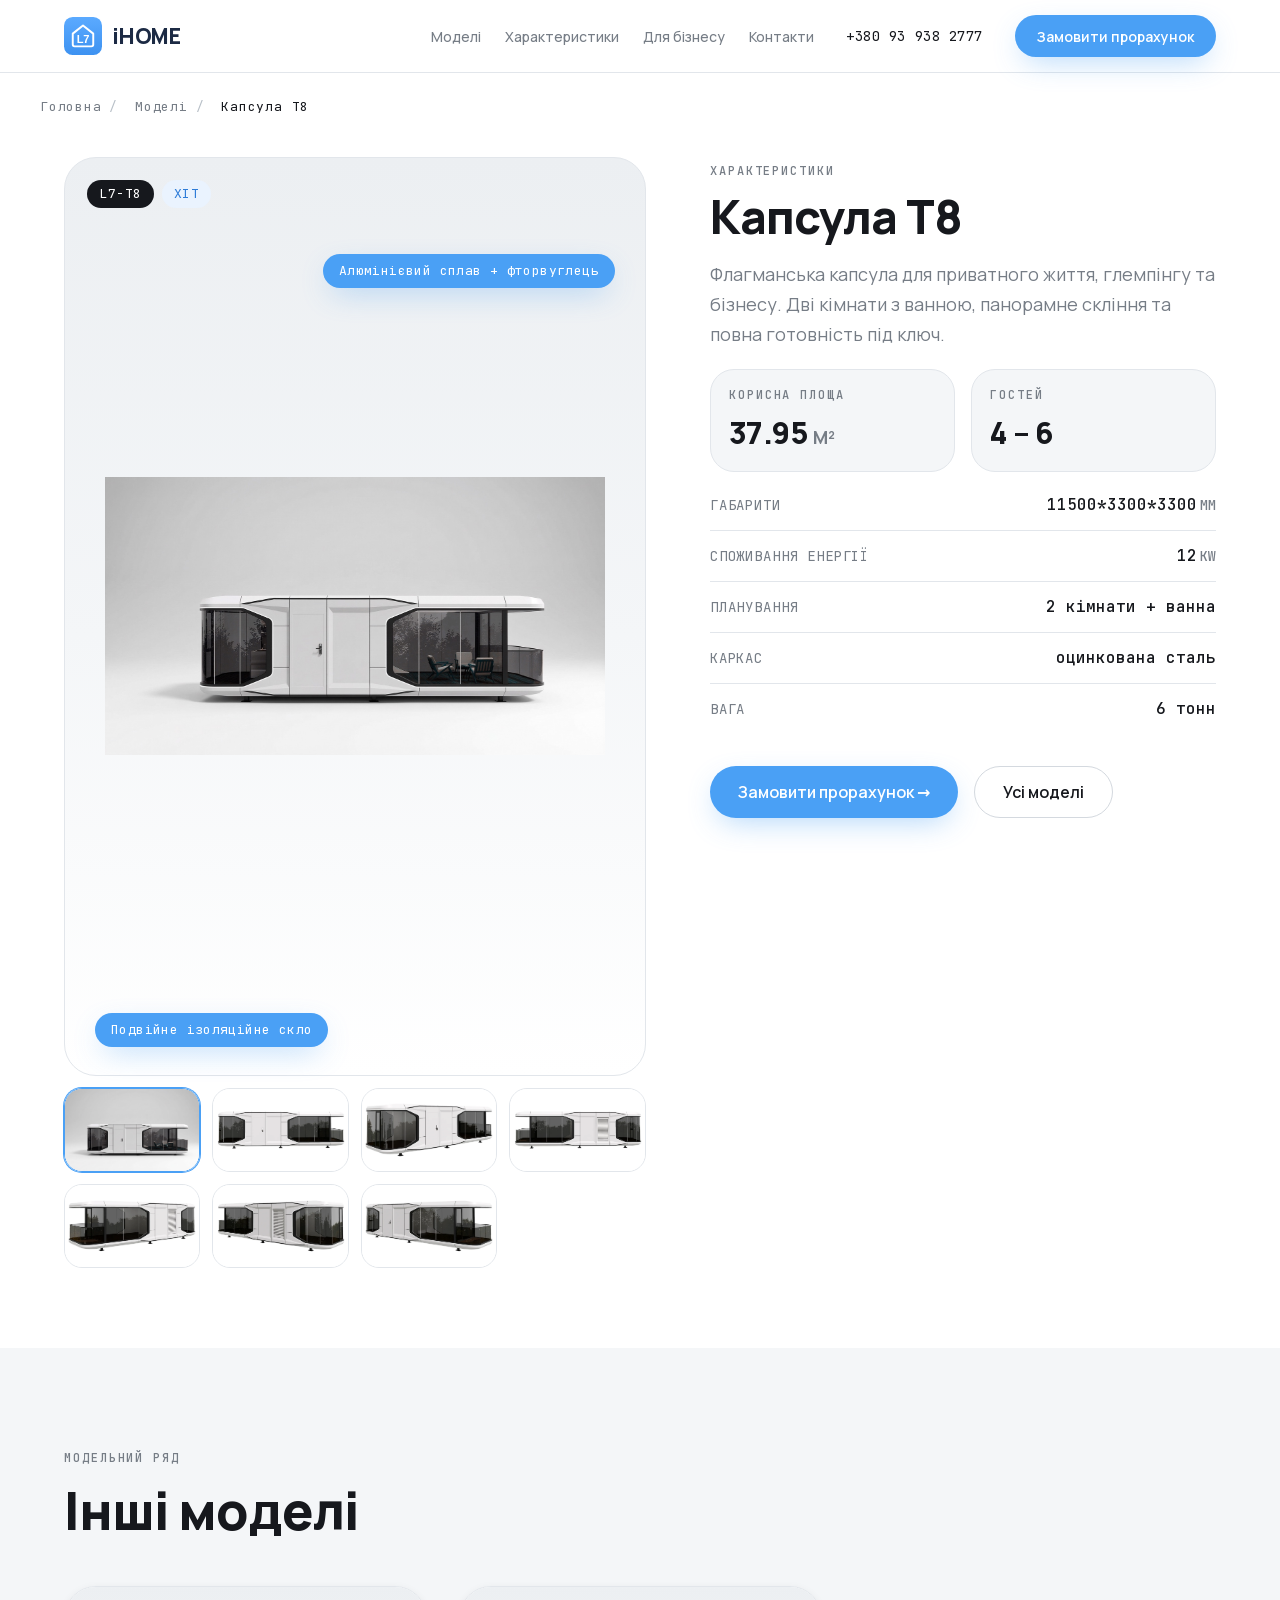
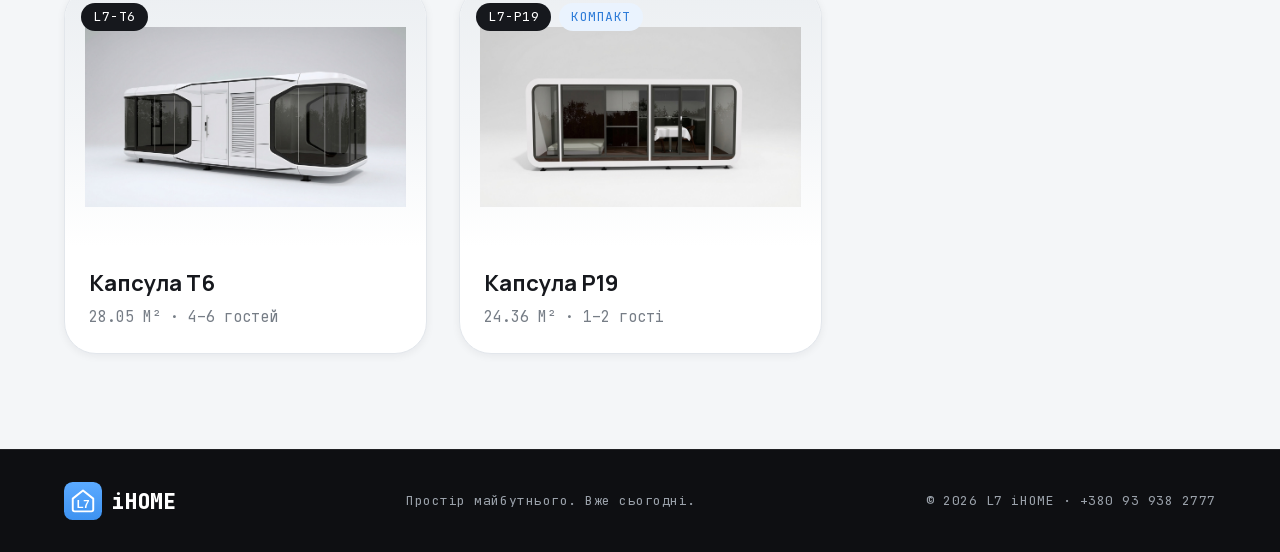
<file: t8/index.html>
<!DOCTYPE html>
<html lang="uk">
<head>
  <meta charset="utf-8">
  <base href="../">
  <meta name="viewport" content="width=device-width, initial-scale=1">
  <title>Капсула T8 — капсульний будинок 37,95 м² під ключ | L7 iHOME</title>
  <meta name="description" id="seoDesc" content="Капсула T8: 37,95 м², 4–6 гостей. Флагманська капсула для приватного життя, глемпінгу та бізнесу. Фото, характеристики й прорахунок під ключ.">
  <meta name="robots" content="index, follow">
  <meta name="theme-color" content="#4AA0F5">
  <link rel="canonical" id="seoCanonical" href="https://rost108.github.io/l7-ihome/t8/">
  <meta property="og:type" content="product">
  <meta property="og:site_name" content="L7 iHOME">
  <meta property="og:locale" content="uk_UA">
  <meta property="og:title" id="seoOgTitle" content="Капсула T8 — L7 iHOME">
  <meta property="og:description" id="seoOgDesc" content="Капсула T8: 37,95 м², 4–6 гостей. Флагманська капсула для приватного життя, глемпінгу та бізнесу. Фото, характеристики й прорахунок під ключ.">
  <meta property="og:url" id="seoOgUrl" content="https://rost108.github.io/l7-ihome/t8/">
  <meta property="og:image" id="seoOgImage" content="https://rost108.github.io/l7-ihome/assets/capsule-t8.jpg">
  <meta name="twitter:description" content="Капсула T8: 37,95 м², 4–6 гостей. Флагманська капсула для приватного життя, глемпінгу та бізнесу. Фото, характеристики й прорахунок під ключ.">
  <meta property="og:image:alt" content="Капсула T8 — капсульний будинок L7 iHOME">
  <meta name="twitter:card" content="summary_large_image">
  <meta name="twitter:title" id="seoTwTitle" content="Капсула T8 — L7 iHOME">
  <meta name="twitter:image" id="seoTwImage" content="https://rost108.github.io/l7-ihome/assets/capsule-t8.jpg">
  <meta property="og:image:type" content="image/jpeg">
  <meta property="og:image:width" content="1500">
  <meta property="og:image:height" content="837">
  <link rel="alternate" hreflang="uk" id="seoAlt" href="https://rost108.github.io/l7-ihome/t8/">
  <link rel="icon" href="assets/logo-mark.svg" type="image/svg+xml">
  <link rel="icon" href="assets/favicon-32.png" sizes="32x32" type="image/png">
  <link rel="apple-touch-icon" href="assets/apple-touch-icon.png">
  <link rel="manifest" href="site.webmanifest">
  <link rel="stylesheet" href="styles.css?v=15">
  <noscript><style>[data-reveal]{opacity:1!important;transform:none!important}</style></noscript>
  <style>
    /* ---- model page ---- */
    .crumbs {
      padding: var(--space-6) 0 0;
      font-family: var(--font-mono); font-size: var(--fs-caption); letter-spacing: 0.06em;
    }
    .crumbs a { color: var(--text-muted); }
    .crumbs a:hover { color: var(--text-strong); }
    .crumbs .sep { color: var(--border-strong); margin: 0 8px; }
    .crumbs .here { color: var(--text-strong); }

    .product { padding: var(--space-10) 0 var(--space-20); }
    .product .container { display: grid; grid-template-columns: 1.15fr 1fr; gap: var(--space-16); align-items: start; }

    .product-visual {
      position: relative; background: var(--bg-studio);
      border: var(--bw-hair) solid var(--border-hairline); border-radius: var(--radius-2xl);
      display: flex; align-items: center; justify-content: center; padding: var(--space-10);
      min-height: 440px;
    }
    .product-visual .badges { position: absolute; top: 22px; left: 22px; display: flex; gap: var(--space-2); }
    .product-visual img { width: 100%; object-fit: contain; filter: drop-shadow(var(--shadow-float)); }
    .product-visual .callout--glass { position: absolute; left: 30px; bottom: 28px; }
    .product-visual .callout--alloy { position: absolute; right: 30px; top: 96px; }

    .gallery { display: grid; grid-template-columns: repeat(4, 1fr); gap: var(--space-3); margin-top: var(--space-3); }
    .gallery button {
      padding: 0; border: var(--bw-hair) solid var(--border-hairline); border-radius: var(--radius-lg);
      overflow: hidden; cursor: pointer; background: var(--bg-studio); height: 84px;
      transition: border-color var(--dur-fast) var(--ease-out);
    }
    .gallery button.active { border-color: var(--azure-500); box-shadow: 0 0 0 1px var(--azure-500); }
    .gallery button img { width: 100%; height: 100%; object-fit: cover; }

    .product-info h1 { font-weight: var(--fw-extrabold); font-size: 46px; letter-spacing: var(--ls-tight); line-height: var(--lh-tight); margin-top: var(--space-3); }
    .product-info .desc { margin: var(--space-5) 0 0; font-size: var(--fs-body-lg); line-height: var(--lh-relaxed); color: var(--text-muted); }
    .product-cta { display: flex; flex-wrap: wrap; gap: var(--space-4); margin-top: var(--space-8); }

    .other-models { background: var(--surface-sunken); }

    @media (max-width: 1024px) {
      .product .container { grid-template-columns: 1fr; gap: var(--space-8); }
      .product-visual { min-height: 340px; }
    }
    @media (max-width: 720px) {
      .product-info h1 { font-size: 34px; }
      .gallery { grid-template-columns: repeat(3, 1fr); }
    }
  </style>

  <script type="application/ld+json" data-ld="product">{"@context": "https://schema.org", "@type": "BreadcrumbList", "itemListElement": [{"@type": "ListItem", "position": 1, "name": "Головна", "item": "https://rost108.github.io/l7-ihome/"}, {"@type": "ListItem", "position": 2, "name": "Моделі", "item": "https://rost108.github.io/l7-ihome/#models"}, {"@type": "ListItem", "position": 3, "name": "Капсула T8", "item": "https://rost108.github.io/l7-ihome/t8/"}]}</script>
  <script type="application/ld+json" data-ld="product">{"@context": "https://schema.org", "@type": "Product", "name": "Капсула T8", "sku": "L7-T8", "url": "https://rost108.github.io/l7-ihome/t8/", "image": ["https://rost108.github.io/l7-ihome/assets/capsule-t8.jpg", "https://rost108.github.io/l7-ihome/assets/renders/t8-01.webp", "https://rost108.github.io/l7-ihome/assets/renders/t8-02.webp", "https://rost108.github.io/l7-ihome/assets/renders/t8-03.webp", "https://rost108.github.io/l7-ihome/assets/renders/t8-04.webp", "https://rost108.github.io/l7-ihome/assets/renders/t8-05.webp", "https://rost108.github.io/l7-ihome/assets/renders/t8-06.webp"], "description": "Флагманська капсула для приватного життя, глемпінгу та бізнесу. Дві кімнати з ванною, панорамне скління та повна готовність під ключ.", "category": "Капсульні будинки", "brand": {"@type": "Brand", "name": "L7 iHOME"}, "manufacturer": {"@type": "Organization", "name": "L7 iHOME", "url": "https://rost108.github.io/l7-ihome/"}, "additionalProperty": [{"@type": "PropertyValue", "name": "Корисна площа", "value": "37,95 м²"}, {"@type": "PropertyValue", "name": "Гостей", "value": "4–6"}, {"@type": "PropertyValue", "name": "Габарити", "value": "11500*3300*3300 ММ"}, {"@type": "PropertyValue", "name": "Споживання енергії", "value": "12 KW"}, {"@type": "PropertyValue", "name": "Планування", "value": "2 кімнати + ванна"}, {"@type": "PropertyValue", "name": "Каркас", "value": "оцинкована сталь"}, {"@type": "PropertyValue", "name": "Вага", "value": "6 тонн"}]}</script>
</head>
<body data-slug="t8">

  <!-- ================= HEADER ================= -->
  <header class="site-header" id="siteHeader">
    <div class="container">
      <a href="index.html" class="wordmark">
        <img src="assets/logo-mark.svg" alt="L7 iHOME">
        <span class="word">iHOME</span>
      </a>
      <nav class="mainnav">
        <a href="index.html#models">Моделі</a>
        <a href="index.html#spec">Характеристики</a>
        <a href="index.html#business">Для бізнесу</a>
        <a href="index.html#contact">Контакти</a>
      </nav>
      <span class="nav-phone" data-cms="nav.phone">+380 93 938 2777</span>
      <a href="index.html#contact" class="btn btn--primary btn--sm">Замовити прорахунок</a>
      <button class="nav-toggle" id="navToggle" aria-label="Меню">
        <svg width="24" height="24" viewBox="0 0 24 24" fill="none" stroke="currentColor" stroke-width="2" stroke-linecap="round"><path d="M4 7h16M4 12h16M4 17h16"/></svg>
      </button>
    </div>
  </header>

  <!-- ================= BREADCRUMBS ================= -->
  <div class="container crumbs">
    <a href="index.html">Головна</a><span class="sep">/</span>
    <a href="index.html#models">Моделі</a><span class="sep">/</span>
    <span class="here" id="crumbName">Капсула T8</span>
  </div>

  <!-- ================= PRODUCT ================= -->
  <section class="product">
    <div class="container">
      <div>
        <div class="product-visual">
          <div class="badges">
            <span class="badge badge--ink" id="pCode">L7-T8</span>
            <span class="badge badge--brand" id="pTag">Хіт</span>
          </div>
          <img id="pImg" src="assets/capsule-t8.jpg" alt="Капсула T8 — капсульний будинок L7 iHOME" width="1500" height="837" fetchpriority="high" decoding="async">
          <span class="callout callout--glass" id="pCallout1">Подвійне ізоляційне скло</span>
          <span class="callout callout--alloy" id="pCallout2">Алюмінієвий сплав + фторвуглець</span>
        </div>
        <div class="gallery" id="pGallery"><button type="button" data-p="assets/capsule-t8.jpg" class="active"><img src="assets/capsule-t8.jpg" alt="Капсула T8 — вигляд 1" loading="lazy" decoding="async"></button><button type="button" data-p="assets/renders/t8-01.webp"><img src="assets/renders/t8-01.webp" alt="Капсула T8 — вигляд 2" loading="lazy" decoding="async"></button><button type="button" data-p="assets/renders/t8-02.webp"><img src="assets/renders/t8-02.webp" alt="Капсула T8 — вигляд 3" loading="lazy" decoding="async"></button><button type="button" data-p="assets/renders/t8-03.webp"><img src="assets/renders/t8-03.webp" alt="Капсула T8 — вигляд 4" loading="lazy" decoding="async"></button><button type="button" data-p="assets/renders/t8-04.webp"><img src="assets/renders/t8-04.webp" alt="Капсула T8 — вигляд 5" loading="lazy" decoding="async"></button><button type="button" data-p="assets/renders/t8-05.webp"><img src="assets/renders/t8-05.webp" alt="Капсула T8 — вигляд 6" loading="lazy" decoding="async"></button><button type="button" data-p="assets/renders/t8-06.webp"><img src="assets/renders/t8-06.webp" alt="Капсула T8 — вигляд 7" loading="lazy" decoding="async"></button></div>
      </div>

      <div class="product-info">
        <span class="eyebrow">Характеристики</span>
        <h1 id="pName">Капсула T8</h1>
        <p class="desc" id="pDesc">Флагманська капсула для приватного життя, глемпінгу та бізнесу. Дві кімнати з ванною, панорамне скління та повна готовність під ключ.</p>
        <div class="stat-tiles">
          <div class="stat-tile">
            <span class="eyebrow" id="pStat1Label">Корисна площа</span>
            <div class="val" id="pStat1Value">37.95 <small>М²</small></div>
          </div>
          <div class="stat-tile">
            <span class="eyebrow" id="pStat2Label">Гостей</span>
            <div class="val" id="pStat2Value">4 – 6</div>
          </div>
        </div>
        <div id="pRows"><div class="spec-row"><span class="k">Габарити</span><span class="v">11500*3300*3300<small>ММ</small></span></div><div class="spec-row"><span class="k">Споживання енергії</span><span class="v">12<small>KW</small></span></div><div class="spec-row"><span class="k">Планування</span><span class="v">2 кімнати + ванна</span></div><div class="spec-row"><span class="k">Каркас</span><span class="v">оцинкована сталь</span></div><div class="spec-row"><span class="k">Вага</span><span class="v">6 тонн</span></div></div>
        <div class="product-cta">
          <a href="tel:+380939382777" class="btn btn--primary" id="pTel">Замовити прорахунок →</a>
          <a href="index.html#models" class="btn btn--ghost">Усі моделі</a>
        </div>
      </div>
    </div>
  </section>

  <!-- ================= OTHER MODELS ================= -->
  <section class="other-models section-pad">
    <div class="container">
      <span class="eyebrow" data-reveal>Модельний ряд</span>
      <h2 class="section-title" data-reveal style="--reveal-delay:.06s">Інші моделі</h2>
      <div class="lineup-grid" id="otherModels"><a class="model-card" style="display:block" href="t6/"><div class="model-figure"><div class="badges"><span class="badge badge--ink">L7-T6</span></div><img loading="lazy" decoding="async" src="assets/capsule-t6.jpg" alt="Капсула T6"></div><div class="model-body"><div class="name">Капсула T6</div><div class="meta">28.05 М² · 4–6 гостей</div></div></a><a class="model-card" style="display:block" href="p19/"><div class="model-figure"><div class="badges"><span class="badge badge--ink">L7-P19</span><span class="badge badge--brand">Компакт</span></div><img loading="lazy" decoding="async" src="assets/capsule-p19.jpg" alt="Капсула P19"></div><div class="model-body"><div class="name">Капсула P19</div><div class="meta">24.36 М² · 1–2 гості</div></div></a></div>
    </div>
  </section>

  <!-- ================= FOOTER ================= -->
  <footer class="site-footer">
    <div class="container">
      <a href="index.html" class="wordmark is-inverse">
        <img src="assets/logo-mark.svg" alt="L7 iHOME">
        <span class="word">iHOME</span>
      </a>
      <span>Простір майбутнього. Вже сьогодні.</span>
      <span data-cms="footer.phone">© 2026 L7 iHOME · +380 93 938 2777</span>
    </div>
  </footer>

<script>
(function () {
  // Mobile nav toggle
  var header = document.getElementById("siteHeader");
  var toggle = document.getElementById("navToggle");
  if (toggle && header) {
    toggle.addEventListener("click", function () { header.classList.toggle("open"); });
  }

  function esc(s) {
    return String(s == null ? "" : s).replace(/[&<>"]/g, function (c) {
      return { "&": "&amp;", "<": "&lt;", ">": "&gt;", '"': "&quot;" }[c];
    });
  }

  var slug = document.body.dataset.slug || new URLSearchParams(location.search).get("id") || "";

  fetch("content.json?v=" + Date.now())
    .then(function (r) { return r.json(); })
    .then(function (c) {
      var items = c.models.items || [];
      var m = items.filter(function (x) { return x.slug === slug; })[0] || items[0];
      if (!m) return;

      document.title = "L7 iHOME — " + m.name + " | капсульний будинок під ключ";
      document.getElementById("crumbName").textContent = m.name;
      document.getElementById("pName").textContent = m.name;

      // ---- visit counter (keyless; цифри видно в адмінці) ----
      (function () {
        var NS = "l7ihome-rost108-live";
        function hit(k) { try { fetch("https://abacus.jasoncameron.dev/hit/" + NS + "/" + k, { keepalive: true }).catch(function () {}); } catch (e) {} }
        hit("total"); hit("model-" + (m.slug || "x"));
      })();

      // ---- SEO: динамічні мета-теги + structured data під модель ----
      (function () {
        var base = new URL("./", document.baseURI).href;   // корінь сайту (і для /t8/ з <base href="../">)
        var pageUrl = base + encodeURIComponent(m.slug || "") + "/";
        var imgUrl = base + (m.img || "");
        var area = (m.stat1Value ? m.stat1Value + " " + (m.stat1Unit || "м²") + ", " : "");
        var desc = m.desc || (m.name + " — капсульний будинок L7 iHOME під ключ. " + area + "Готовність від 3 до 6 тижнів.");
        function set(id, attr, val) { var el = document.getElementById(id); if (el) el.setAttribute(attr, val); }
        set("seoDesc", "content", desc);
        set("seoCanonical", "href", pageUrl);
        set("seoOgTitle", "content", "L7 iHOME — " + m.name);
        set("seoOgDesc", "content", desc);
        set("seoOgUrl", "content", pageUrl);
        set("seoOgImage", "content", imgUrl);
        set("seoTwTitle", "content", "L7 iHOME — " + m.name);
        set("seoTwImage", "content", imgUrl);
        set("seoAlt", "href", pageUrl);

        var breadcrumb = {
          "@context": "https://schema.org",
          "@type": "BreadcrumbList",
          "itemListElement": [
            { "@type": "ListItem", "position": 1, "name": "Головна", "item": base },
            { "@type": "ListItem", "position": 2, "name": "Моделі", "item": base + "#models" },
            { "@type": "ListItem", "position": 3, "name": m.name, "item": pageUrl }
          ]
        };
        if (document.querySelector('script[data-ld="product"]')) return;   // статична сторінка вже має розмітку
        var bc = document.createElement("script");
        bc.type = "application/ld+json";
        bc.textContent = JSON.stringify(breadcrumb);
        document.head.appendChild(bc);

        var ld = {
          "@context": "https://schema.org",
          "@type": "Product",
          "name": m.name,
          "sku": m.code,
          "image": imgUrl,
          "description": desc,
          "category": "Капсульні будинки",
          "brand": { "@type": "Brand", "name": "L7 iHOME" },
          "manufacturer": { "@type": "Organization", "name": "L7 iHOME" },
          "additionalProperty": (m.rows || []).map(function (r) {
            return { "@type": "PropertyValue", "name": r.k, "value": (r.v || "") + (r.unit ? " " + r.unit : "") };
          })
        };
        var s = document.createElement("script");
        s.type = "application/ld+json";
        s.textContent = JSON.stringify(ld);
        document.head.appendChild(s);
      })();
      document.getElementById("pCode").textContent = m.code;
      document.getElementById("pImg").src = m.img;
      document.getElementById("pImg").alt = m.name;
      document.getElementById("pDesc").textContent = m.desc || "";

      var tag = document.getElementById("pTag");
      if (m.tag) { tag.textContent = m.tag; tag.hidden = false; }
      var c1 = document.getElementById("pCallout1");
      if (m.callout1) { c1.textContent = m.callout1; c1.hidden = false; }
      var c2 = document.getElementById("pCallout2");
      if (m.callout2) { c2.textContent = m.callout2; c2.hidden = false; }

      document.getElementById("pStat1Label").textContent = m.stat1Label || "Корисна площа";
      document.getElementById("pStat1Value").innerHTML = esc(m.stat1Value || "") + (m.stat1Unit ? " <small>" + esc(m.stat1Unit) + "</small>" : "");
      document.getElementById("pStat2Label").textContent = m.stat2Label || "Гостей";
      document.getElementById("pStat2Value").textContent = m.stat2Value || "";

      document.getElementById("pRows").innerHTML = (m.rows || []).map(function (r) {
        return '<div class="spec-row"><span class="k">' + esc(r.k) + '</span>' +
          '<span class="v">' + esc(r.v) + (r.unit ? "<small>" + esc(r.unit) + "</small>" : "") + "</span></div>";
      }).join("");

      // gallery: main image + extra photos
      var photos = [m.img].concat(m.gallery || []);
      if (photos.length > 1) {
        var g = document.getElementById("pGallery");
        g.hidden = false;
        g.innerHTML = photos.map(function (p, i) {
          return '<button type="button" data-p="' + escAttr(p) + '"' + (i === 0 ? ' class="active"' : "") + '>' +
            '<img src="' + escAttr(p) + '" alt="' + escAttr(m.name + ' — вигляд ' + (i + 1)) + '" loading="lazy" decoding="async"></button>';
        }).join("");
        g.addEventListener("click", function (e) {
          var btn = e.target.closest("button[data-p]");
          if (!btn) return;
          document.getElementById("pImg").src = btn.getAttribute("data-p");
          g.querySelectorAll("button").forEach(function (b) { b.classList.remove("active"); });
          btn.classList.add("active");
        });
      }

      // phone
      var phone = (c.contact && c.contact.phone) || "";
      if (phone) {
        document.getElementById("pTel").href = "tel:" + phone.replace(/[^+\d]/g, "");
        var nav = document.querySelector('[data-cms="nav.phone"]');
        if (nav) nav.textContent = phone;
        var foot = document.querySelector('[data-cms="footer.phone"]');
        if (foot) foot.textContent = "© " + new Date().getFullYear() + " L7 iHOME · " + phone;
      }

      // other models
      var others = items.filter(function (x) { return x !== m; });
      document.getElementById("otherModels").innerHTML = others.map(function (o, i) {
        return '<a class="model-card" data-reveal style="display:block;--reveal-delay:' + (i * 80) + 'ms" href="' + encodeURIComponent(o.slug) + '/">' +
          '<div class="model-figure"><div class="badges">' +
          '<span class="badge badge--ink">' + esc(o.code) + '</span>' +
          (o.tag ? '<span class="badge badge--brand">' + esc(o.tag) + '</span>' : "") +
          '</div><img loading="lazy" decoding="async" src="' + escAttr(o.img) + '" alt="' + escAttr(o.name) + '"></div>' +
          '<div class="model-body"><div class="name">' + esc(o.name) + '</div>' +
          '<div class="meta">' + esc(o.meta) + "</div></div></a>";
      }).join("");

      initReveals();
    });

  function escAttr(s) { return esc(s).replace(/'/g, "&#39;"); }

  function initReveals() {
    if (matchMedia("(prefers-reduced-motion: reduce)").matches) return;
    var els = document.querySelectorAll("[data-reveal]:not(.in)");
    if (!("IntersectionObserver" in window)) { els.forEach(function (e) { e.classList.add("in"); }); return; }
    var io = new IntersectionObserver(function (entries) {
      entries.forEach(function (en) { if (en.isIntersecting) { en.target.classList.add("in"); io.unobserve(en.target); } });
    }, { rootMargin: "0px 0px -8% 0px", threshold: 0.08 });
    els.forEach(function (e) { io.observe(e); });
  }
  initReveals();

  (function () {
    var hdr = document.getElementById("siteHeader");
    if (!hdr) return;
    function onScroll() { hdr.classList.toggle("scrolled", window.scrollY > 8); }
    onScroll();
    window.addEventListener("scroll", onScroll, { passive: true });
  })();
})();
</script>
</body>
</html>
</file>
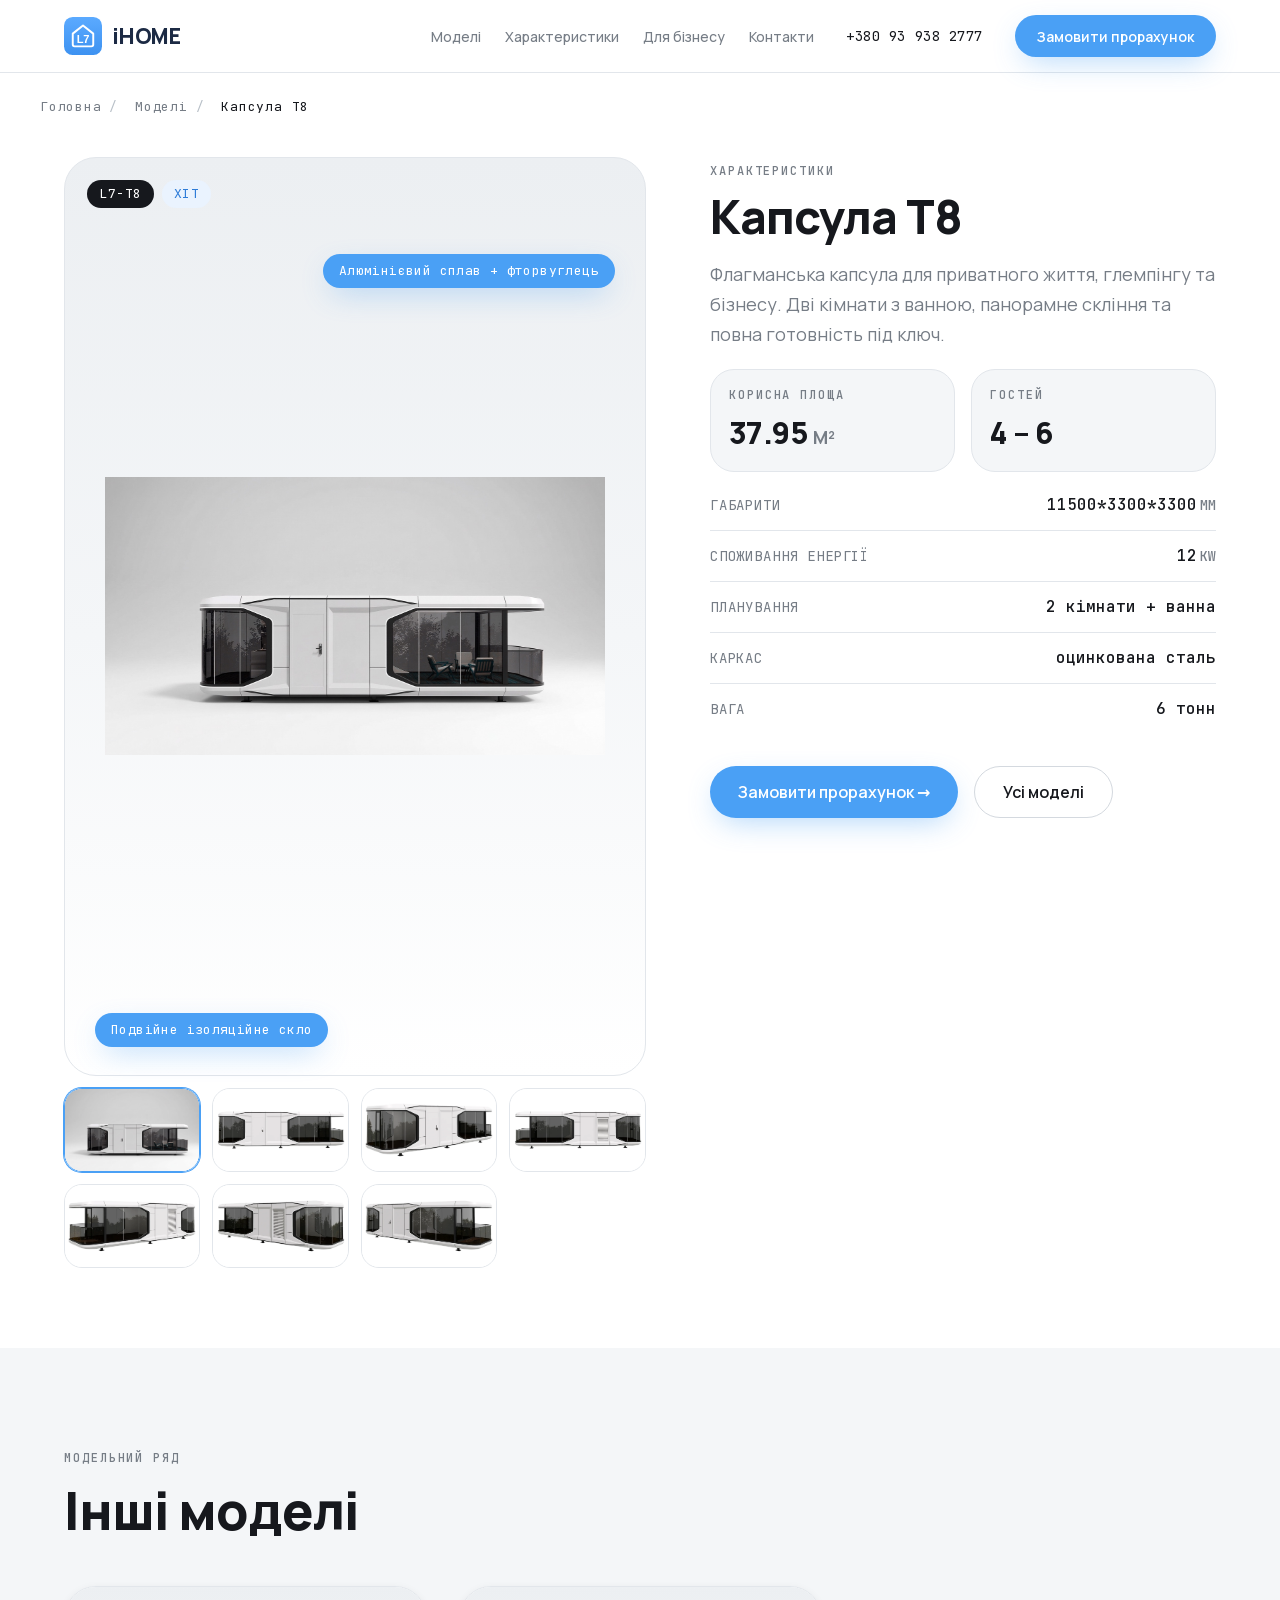
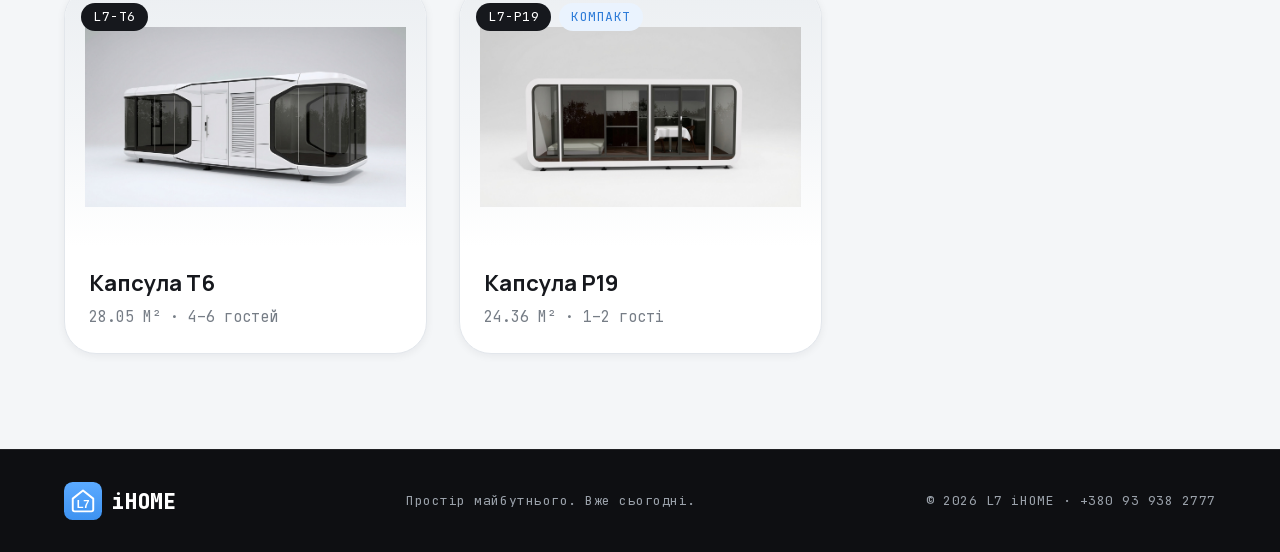
<file: model.html>
<!DOCTYPE html>
<html lang="uk">
<head>
  <meta charset="utf-8">
  <!-- redirect:start -->
  <meta name="robots" content="noindex, follow">
  <script>(function(){var id=new URLSearchParams(location.search).get("id");if(id&&/^[a-z0-9-]+$/i.test(id))location.replace(id+"/");})();</script>
  <!-- redirect:end -->
  <meta name="viewport" content="width=device-width, initial-scale=1">
  <title>L7 iHOME — Капсула</title>
  <meta name="description" id="seoDesc" content="Капсульний будинок L7 iHOME — характеристики, фото, прорахунок під ключ.">
  <meta name="robots" content="index, follow">
  <meta name="theme-color" content="#4AA0F5">
  <link rel="canonical" id="seoCanonical" href="https://rost108.github.io/l7-ihome/model.html">
  <meta property="og:type" content="product">
  <meta property="og:site_name" content="L7 iHOME">
  <meta property="og:locale" content="uk_UA">
  <meta property="og:title" id="seoOgTitle" content="L7 iHOME — Капсула">
  <meta property="og:description" id="seoOgDesc" content="Капсульний будинок L7 iHOME — характеристики, фото, прорахунок під ключ.">
  <meta property="og:url" id="seoOgUrl" content="https://rost108.github.io/l7-ihome/model.html">
  <meta property="og:image" id="seoOgImage" content="https://rost108.github.io/l7-ihome/assets/capsule-t8.jpg">
  <meta name="twitter:card" content="summary_large_image">
  <meta name="twitter:title" id="seoTwTitle" content="L7 iHOME — Капсула">
  <meta name="twitter:image" id="seoTwImage" content="https://rost108.github.io/l7-ihome/assets/capsule-t8.jpg">
  <meta property="og:image:type" content="image/jpeg">
  <meta property="og:image:width" content="1500">
  <meta property="og:image:height" content="837">
  <link rel="alternate" hreflang="uk" id="seoAlt" href="https://rost108.github.io/l7-ihome/model.html">
  <link rel="icon" href="assets/logo-mark.svg" type="image/svg+xml">
  <link rel="icon" href="assets/favicon-32.png" sizes="32x32" type="image/png">
  <link rel="apple-touch-icon" href="assets/apple-touch-icon.png">
  <link rel="manifest" href="site.webmanifest">
  <link rel="stylesheet" href="styles.css?v=15">
  <noscript><style>[data-reveal]{opacity:1!important;transform:none!important}</style></noscript>
  <style>
    /* ---- model page ---- */
    .crumbs {
      padding: var(--space-6) 0 0;
      font-family: var(--font-mono); font-size: var(--fs-caption); letter-spacing: 0.06em;
    }
    .crumbs a { color: var(--text-muted); }
    .crumbs a:hover { color: var(--text-strong); }
    .crumbs .sep { color: var(--border-strong); margin: 0 8px; }
    .crumbs .here { color: var(--text-strong); }

    .product { padding: var(--space-10) 0 var(--space-20); }
    .product .container { display: grid; grid-template-columns: 1.15fr 1fr; gap: var(--space-16); align-items: start; }

    .product-visual {
      position: relative; background: var(--bg-studio);
      border: var(--bw-hair) solid var(--border-hairline); border-radius: var(--radius-2xl);
      display: flex; align-items: center; justify-content: center; padding: var(--space-10);
      min-height: 440px;
    }
    .product-visual .badges { position: absolute; top: 22px; left: 22px; display: flex; gap: var(--space-2); }
    .product-visual img { width: 100%; object-fit: contain; filter: drop-shadow(var(--shadow-float)); }
    .product-visual .callout--glass { position: absolute; left: 30px; bottom: 28px; }
    .product-visual .callout--alloy { position: absolute; right: 30px; top: 96px; }

    .gallery { display: grid; grid-template-columns: repeat(4, 1fr); gap: var(--space-3); margin-top: var(--space-3); }
    .gallery button {
      padding: 0; border: var(--bw-hair) solid var(--border-hairline); border-radius: var(--radius-lg);
      overflow: hidden; cursor: pointer; background: var(--bg-studio); height: 84px;
      transition: border-color var(--dur-fast) var(--ease-out);
    }
    .gallery button.active { border-color: var(--azure-500); box-shadow: 0 0 0 1px var(--azure-500); }
    .gallery button img { width: 100%; height: 100%; object-fit: cover; }

    .product-info h1 { font-weight: var(--fw-extrabold); font-size: 46px; letter-spacing: var(--ls-tight); line-height: var(--lh-tight); margin-top: var(--space-3); }
    .product-info .desc { margin: var(--space-5) 0 0; font-size: var(--fs-body-lg); line-height: var(--lh-relaxed); color: var(--text-muted); }
    .product-cta { display: flex; flex-wrap: wrap; gap: var(--space-4); margin-top: var(--space-8); }

    .other-models { background: var(--surface-sunken); }

    @media (max-width: 1024px) {
      .product .container { grid-template-columns: 1fr; gap: var(--space-8); }
      .product-visual { min-height: 340px; }
    }
    @media (max-width: 720px) {
      .product-info h1 { font-size: 34px; }
      .gallery { grid-template-columns: repeat(3, 1fr); }
    }
  </style>
</head>
<body>

  <!-- ================= HEADER ================= -->
  <header class="site-header" id="siteHeader">
    <div class="container">
      <a href="index.html" class="wordmark">
        <img src="assets/logo-mark.svg" alt="L7 iHOME">
        <span class="word">iHOME</span>
      </a>
      <nav class="mainnav">
        <a href="index.html#models">Моделі</a>
        <a href="index.html#spec">Характеристики</a>
        <a href="index.html#business">Для бізнесу</a>
        <a href="index.html#contact">Контакти</a>
      </nav>
      <span class="nav-phone" data-cms="nav.phone">+380 93 938 2777</span>
      <a href="index.html#contact" class="btn btn--primary btn--sm">Замовити прорахунок</a>
      <button class="nav-toggle" id="navToggle" aria-label="Меню">
        <svg width="24" height="24" viewBox="0 0 24 24" fill="none" stroke="currentColor" stroke-width="2" stroke-linecap="round"><path d="M4 7h16M4 12h16M4 17h16"/></svg>
      </button>
    </div>
  </header>

  <!-- ================= BREADCRUMBS ================= -->
  <div class="container crumbs">
    <a href="index.html">Головна</a><span class="sep">/</span>
    <a href="index.html#models">Моделі</a><span class="sep">/</span>
    <span class="here" id="crumbName">Капсула</span>
  </div>

  <!-- ================= PRODUCT ================= -->
  <section class="product">
    <div class="container">
      <div>
        <div class="product-visual">
          <div class="badges">
            <span class="badge badge--ink" id="pCode"></span>
            <span class="badge badge--brand" id="pTag" hidden></span>
          </div>
          <img id="pImg" src="" alt="" width="1500" height="837" fetchpriority="high" decoding="async">
          <span class="callout callout--glass" id="pCallout1" hidden></span>
          <span class="callout callout--alloy" id="pCallout2" hidden></span>
        </div>
        <div class="gallery" id="pGallery" hidden></div>
      </div>

      <div class="product-info">
        <span class="eyebrow">Характеристики</span>
        <h1 id="pName">Капсула</h1>
        <p class="desc" id="pDesc"></p>
        <div class="stat-tiles">
          <div class="stat-tile">
            <span class="eyebrow" id="pStat1Label">Корисна площа</span>
            <div class="val" id="pStat1Value"></div>
          </div>
          <div class="stat-tile">
            <span class="eyebrow" id="pStat2Label">Гостей</span>
            <div class="val" id="pStat2Value"></div>
          </div>
        </div>
        <div id="pRows"></div>
        <div class="product-cta">
          <a href="tel:+380939382777" class="btn btn--primary" id="pTel">Замовити прорахунок →</a>
          <a href="index.html#models" class="btn btn--ghost">Усі моделі</a>
        </div>
      </div>
    </div>
  </section>

  <!-- ================= OTHER MODELS ================= -->
  <section class="other-models section-pad">
    <div class="container">
      <span class="eyebrow" data-reveal>Модельний ряд</span>
      <h2 class="section-title" data-reveal style="--reveal-delay:.06s">Інші моделі</h2>
      <div class="lineup-grid" id="otherModels"></div>
    </div>
  </section>

  <!-- ================= FOOTER ================= -->
  <footer class="site-footer">
    <div class="container">
      <a href="index.html" class="wordmark is-inverse">
        <img src="assets/logo-mark.svg" alt="L7 iHOME">
        <span class="word">iHOME</span>
      </a>
      <span>Простір майбутнього. Вже сьогодні.</span>
      <span data-cms="footer.phone">© 2026 L7 iHOME · +380 93 938 2777</span>
    </div>
  </footer>

<script>
(function () {
  // Mobile nav toggle
  var header = document.getElementById("siteHeader");
  var toggle = document.getElementById("navToggle");
  if (toggle && header) {
    toggle.addEventListener("click", function () { header.classList.toggle("open"); });
  }

  function esc(s) {
    return String(s == null ? "" : s).replace(/[&<>"]/g, function (c) {
      return { "&": "&amp;", "<": "&lt;", ">": "&gt;", '"': "&quot;" }[c];
    });
  }

  var slug = document.body.dataset.slug || new URLSearchParams(location.search).get("id") || "";

  fetch("content.json?v=" + Date.now())
    .then(function (r) { return r.json(); })
    .then(function (c) {
      var items = c.models.items || [];
      var m = items.filter(function (x) { return x.slug === slug; })[0] || items[0];
      if (!m) return;

      document.title = "L7 iHOME — " + m.name + " | капсульний будинок під ключ";
      document.getElementById("crumbName").textContent = m.name;
      document.getElementById("pName").textContent = m.name;

      // ---- visit counter (keyless; цифри видно в адмінці) ----
      (function () {
        var NS = "l7ihome-rost108-live";
        function hit(k) { try { fetch("https://abacus.jasoncameron.dev/hit/" + NS + "/" + k, { keepalive: true }).catch(function () {}); } catch (e) {} }
        hit("total"); hit("model-" + (m.slug || "x"));
      })();

      // ---- SEO: динамічні мета-теги + structured data під модель ----
      (function () {
        var base = new URL("./", document.baseURI).href;   // корінь сайту (і для /t8/ з <base href="../">)
        var pageUrl = base + encodeURIComponent(m.slug || "") + "/";
        var imgUrl = base + (m.img || "");
        var area = (m.stat1Value ? m.stat1Value + " " + (m.stat1Unit || "м²") + ", " : "");
        var desc = m.desc || (m.name + " — капсульний будинок L7 iHOME під ключ. " + area + "Готовність від 3 до 6 тижнів.");
        function set(id, attr, val) { var el = document.getElementById(id); if (el) el.setAttribute(attr, val); }
        set("seoDesc", "content", desc);
        set("seoCanonical", "href", pageUrl);
        set("seoOgTitle", "content", "L7 iHOME — " + m.name);
        set("seoOgDesc", "content", desc);
        set("seoOgUrl", "content", pageUrl);
        set("seoOgImage", "content", imgUrl);
        set("seoTwTitle", "content", "L7 iHOME — " + m.name);
        set("seoTwImage", "content", imgUrl);
        set("seoAlt", "href", pageUrl);

        var breadcrumb = {
          "@context": "https://schema.org",
          "@type": "BreadcrumbList",
          "itemListElement": [
            { "@type": "ListItem", "position": 1, "name": "Головна", "item": base },
            { "@type": "ListItem", "position": 2, "name": "Моделі", "item": base + "#models" },
            { "@type": "ListItem", "position": 3, "name": m.name, "item": pageUrl }
          ]
        };
        if (document.querySelector('script[data-ld="product"]')) return;   // статична сторінка вже має розмітку
        var bc = document.createElement("script");
        bc.type = "application/ld+json";
        bc.textContent = JSON.stringify(breadcrumb);
        document.head.appendChild(bc);

        var ld = {
          "@context": "https://schema.org",
          "@type": "Product",
          "name": m.name,
          "sku": m.code,
          "image": imgUrl,
          "description": desc,
          "category": "Капсульні будинки",
          "brand": { "@type": "Brand", "name": "L7 iHOME" },
          "manufacturer": { "@type": "Organization", "name": "L7 iHOME" },
          "additionalProperty": (m.rows || []).map(function (r) {
            return { "@type": "PropertyValue", "name": r.k, "value": (r.v || "") + (r.unit ? " " + r.unit : "") };
          })
        };
        var s = document.createElement("script");
        s.type = "application/ld+json";
        s.textContent = JSON.stringify(ld);
        document.head.appendChild(s);
      })();
      document.getElementById("pCode").textContent = m.code;
      document.getElementById("pImg").src = m.img;
      document.getElementById("pImg").alt = m.name;
      document.getElementById("pDesc").textContent = m.desc || "";

      var tag = document.getElementById("pTag");
      if (m.tag) { tag.textContent = m.tag; tag.hidden = false; }
      var c1 = document.getElementById("pCallout1");
      if (m.callout1) { c1.textContent = m.callout1; c1.hidden = false; }
      var c2 = document.getElementById("pCallout2");
      if (m.callout2) { c2.textContent = m.callout2; c2.hidden = false; }

      document.getElementById("pStat1Label").textContent = m.stat1Label || "Корисна площа";
      document.getElementById("pStat1Value").innerHTML = esc(m.stat1Value || "") + (m.stat1Unit ? " <small>" + esc(m.stat1Unit) + "</small>" : "");
      document.getElementById("pStat2Label").textContent = m.stat2Label || "Гостей";
      document.getElementById("pStat2Value").textContent = m.stat2Value || "";

      document.getElementById("pRows").innerHTML = (m.rows || []).map(function (r) {
        return '<div class="spec-row"><span class="k">' + esc(r.k) + '</span>' +
          '<span class="v">' + esc(r.v) + (r.unit ? "<small>" + esc(r.unit) + "</small>" : "") + "</span></div>";
      }).join("");

      // gallery: main image + extra photos
      var photos = [m.img].concat(m.gallery || []);
      if (photos.length > 1) {
        var g = document.getElementById("pGallery");
        g.hidden = false;
        g.innerHTML = photos.map(function (p, i) {
          return '<button type="button" data-p="' + escAttr(p) + '"' + (i === 0 ? ' class="active"' : "") + '>' +
            '<img src="' + escAttr(p) + '" alt="' + escAttr(m.name + ' — вигляд ' + (i + 1)) + '" loading="lazy" decoding="async"></button>';
        }).join("");
        g.addEventListener("click", function (e) {
          var btn = e.target.closest("button[data-p]");
          if (!btn) return;
          document.getElementById("pImg").src = btn.getAttribute("data-p");
          g.querySelectorAll("button").forEach(function (b) { b.classList.remove("active"); });
          btn.classList.add("active");
        });
      }

      // phone
      var phone = (c.contact && c.contact.phone) || "";
      if (phone) {
        document.getElementById("pTel").href = "tel:" + phone.replace(/[^+\d]/g, "");
        var nav = document.querySelector('[data-cms="nav.phone"]');
        if (nav) nav.textContent = phone;
        var foot = document.querySelector('[data-cms="footer.phone"]');
        if (foot) foot.textContent = "© " + new Date().getFullYear() + " L7 iHOME · " + phone;
      }

      // other models
      var others = items.filter(function (x) { return x !== m; });
      document.getElementById("otherModels").innerHTML = others.map(function (o, i) {
        return '<a class="model-card" data-reveal style="display:block;--reveal-delay:' + (i * 80) + 'ms" href="' + encodeURIComponent(o.slug) + '/">' +
          '<div class="model-figure"><div class="badges">' +
          '<span class="badge badge--ink">' + esc(o.code) + '</span>' +
          (o.tag ? '<span class="badge badge--brand">' + esc(o.tag) + '</span>' : "") +
          '</div><img loading="lazy" decoding="async" src="' + escAttr(o.img) + '" alt="' + escAttr(o.name) + '"></div>' +
          '<div class="model-body"><div class="name">' + esc(o.name) + '</div>' +
          '<div class="meta">' + esc(o.meta) + "</div></div></a>";
      }).join("");

      initReveals();
    });

  function escAttr(s) { return esc(s).replace(/'/g, "&#39;"); }

  function initReveals() {
    if (matchMedia("(prefers-reduced-motion: reduce)").matches) return;
    var els = document.querySelectorAll("[data-reveal]:not(.in)");
    if (!("IntersectionObserver" in window)) { els.forEach(function (e) { e.classList.add("in"); }); return; }
    var io = new IntersectionObserver(function (entries) {
      entries.forEach(function (en) { if (en.isIntersecting) { en.target.classList.add("in"); io.unobserve(en.target); } });
    }, { rootMargin: "0px 0px -8% 0px", threshold: 0.08 });
    els.forEach(function (e) { io.observe(e); });
  }
  initReveals();

  (function () {
    var hdr = document.getElementById("siteHeader");
    if (!hdr) return;
    function onScroll() { hdr.classList.toggle("scrolled", window.scrollY > 8); }
    onScroll();
    window.addEventListener("scroll", onScroll, { passive: true });
  })();
})();
</script>
</body>
</html>
</file>
<file: styles.css>
/* ============================================================
   L7 iHOME — marketing site stylesheet
   Implementation of the "L7 iHOME Design System" deck:
   studio monochrome palette + azure brand accent, Manrope
   display/UI, JetBrains Mono for specs & model codes,
   capsule radii, soft studio-float shadows.
   ============================================================ */

/* ============================================================
   FONTS (self-hosted, extracted from the design bundle)
   Manrope & JetBrains Mono are variable — one file per subset.
   ============================================================ */
@font-face { font-family: 'Manrope'; font-style: normal; font-weight: 200 800; font-display: swap; src: url("assets/fonts/manrope-cyrillic-ext.woff2") format('woff2'); unicode-range: U+0460-052F, U+1C80-1C8A, U+20B4, U+2DE0-2DFF, U+A640-A69F, U+FE2E-FE2F; }
@font-face { font-family: 'Manrope'; font-style: normal; font-weight: 200 800; font-display: swap; src: url("assets/fonts/manrope-cyrillic.woff2") format('woff2'); unicode-range: U+0301, U+0400-045F, U+0490-0491, U+04B0-04B1, U+2116; }
@font-face { font-family: 'Manrope'; font-style: normal; font-weight: 200 800; font-display: swap; src: url("assets/fonts/manrope-greek.woff2") format('woff2'); unicode-range: U+0370-0377, U+037A-037F, U+0384-038A, U+038C, U+038E-03A1, U+03A3-03FF; }
@font-face { font-family: 'Manrope'; font-style: normal; font-weight: 200 800; font-display: swap; src: url("assets/fonts/manrope-latin-ext.woff2") format('woff2'); unicode-range: U+0100-02BA, U+02BD-02C5, U+02C7-02CC, U+02CE-02D7, U+02DD-02FF, U+0304, U+0308, U+0329, U+1D00-1DBF, U+1E00-1E9F, U+1EF2-1EFF, U+2020, U+20A0-20AB, U+20AD-20C0, U+2113, U+2C60-2C7F, U+A720-A7FF; }
@font-face { font-family: 'Manrope'; font-style: normal; font-weight: 200 800; font-display: swap; src: url("assets/fonts/manrope-latin.woff2") format('woff2'); unicode-range: U+0000-00FF, U+0131, U+0152-0153, U+02BB-02BC, U+02C6, U+02DA, U+02DC, U+0304, U+0308, U+0329, U+2000-206F, U+20AC, U+2122, U+2191, U+2193, U+2212, U+2215, U+FEFF, U+FFFD; }

@font-face { font-family: 'JetBrains Mono'; font-style: normal; font-weight: 100 800; font-display: swap; src: url("assets/fonts/jbmono-cyrillic-ext.woff2") format('woff2'); unicode-range: U+0460-052F, U+1C80-1C8A, U+20B4, U+2DE0-2DFF, U+A640-A69F, U+FE2E-FE2F; }
@font-face { font-family: 'JetBrains Mono'; font-style: normal; font-weight: 100 800; font-display: swap; src: url("assets/fonts/jbmono-cyrillic.woff2") format('woff2'); unicode-range: U+0301, U+0400-045F, U+0490-0491, U+04B0-04B1, U+2116; }
@font-face { font-family: 'JetBrains Mono'; font-style: normal; font-weight: 100 800; font-display: swap; src: url("assets/fonts/jbmono-latin-ext.woff2") format('woff2'); unicode-range: U+0100-02BA, U+02BD-02C5, U+02C7-02CC, U+02CE-02D7, U+02DD-02FF, U+0304, U+0308, U+0329, U+1D00-1DBF, U+1E00-1E9F, U+1EF2-1EFF, U+2020, U+20A0-20AB, U+20AD-20C0, U+2113, U+2C60-2C7F, U+A720-A7FF; }
@font-face { font-family: 'JetBrains Mono'; font-style: normal; font-weight: 100 800; font-display: swap; src: url("assets/fonts/jbmono-latin.woff2") format('woff2'); unicode-range: U+0000-00FF, U+0131, U+0152-0153, U+02BB-02BC, U+02C6, U+02DA, U+02DC, U+0304, U+0308, U+0329, U+2000-206F, U+20AC, U+2122, U+2191, U+2193, U+2212, U+2215, U+FEFF, U+FFFD; }

/* ============================================================
   TOKENS — verbatim from the design system
   ============================================================ */
:root {
  /* Brand azure (the logo blue) */
  --azure-50:  #EAF3FE;
  --azure-100: #D2E6FD;
  --azure-200: #A9CFFB;
  --azure-300: #7FB6F8;
  --azure-400: #5BAAFF;
  --azure-500: #4AA0F5;
  --azure-600: #3D92F1;
  --azure-700: #2E7CD8;
  --azure-800: #2463AE;
  --azure-900: #1C2A44;

  /* Neutral / studio greys (cool) */
  --white:     #FFFFFF;
  --grey-25:   #FAFBFC;
  --grey-50:   #F4F6F8;
  --grey-100:  #ECEFF2;
  --grey-150:  #E2E6EB;
  --grey-200:  #D4D9DF;
  --grey-300:  #B9C0C8;
  --grey-400:  #9AA1AA;
  --grey-500:  #767D86;
  --grey-600:  #565C64;
  --grey-700:  #3A3E45;
  --grey-800:  #26292F;
  --grey-900:  #16181D;
  --grey-950:  #0E0F12;

  /* Smoked glass */
  --glass-tint:   rgba(22, 24, 29, 0.62);
  --glass-edge:   rgba(255, 255, 255, 0.22);

  /* Semantic aliases */
  --bg-studio:        linear-gradient(180deg, var(--grey-100) 0%, var(--grey-50) 52%, var(--white) 100%);
  --bg-page:          var(--white);
  --surface-card:     var(--white);
  --surface-sunken:   var(--grey-50);
  --surface-raised:   var(--grey-25);
  --surface-inverse:  var(--grey-900);
  --surface-glass:    var(--glass-tint);

  --text-strong:      var(--grey-900);
  --text-body:        var(--grey-700);
  --text-muted:       var(--grey-500);
  --text-faint:       var(--grey-400);
  --text-inverse:     var(--white);
  --text-brand:       var(--azure-600);

  --border-hairline:  var(--grey-150);
  --border-default:   var(--grey-200);
  --border-strong:    var(--grey-300);
  --border-ink:       var(--grey-900);

  --brand:            var(--azure-500);
  --brand-strong:     var(--azure-600);
  --brand-press:      var(--azure-700);
  --brand-tint:       var(--azure-50);
  --on-brand:         var(--white);

  --focus-ring:       rgba(74, 160, 245, 0.45);

  --success: #2E9E6B;
  --warning: #C98A1E;
  --danger:  #D2544A;

  /* Type */
  --font-sans:    'Manrope', -apple-system, 'Segoe UI', system-ui, sans-serif;
  --font-display: 'Manrope', -apple-system, 'Segoe UI', system-ui, sans-serif;
  --font-mono:    'JetBrains Mono', ui-monospace, 'SFMono-Regular', Menlo, monospace;

  --fw-regular:   400;
  --fw-medium:    500;
  --fw-semibold:  600;
  --fw-bold:      700;
  --fw-extrabold: 800;

  --fs-display:   72px;
  --fs-h1:        52px;
  --fs-h2:        40px;
  --fs-h3:        30px;
  --fs-h4:        24px;
  --fs-h5:        20px;
  --fs-body-lg:   18px;
  --fs-body:      16px;
  --fs-body-sm:   14px;
  --fs-caption:   13px;
  --fs-label:     12px;

  --lh-tight:     1.04;
  --lh-snug:      1.18;
  --lh-normal:    1.5;
  --lh-relaxed:   1.65;

  --ls-tight:     -0.02em;
  --ls-snug:      -0.01em;
  --ls-wide:      0.08em;
  --ls-wider:     0.16em;

  /* Spacing (8px grid) */
  --space-1:   4px;  --space-2:  8px;  --space-3:  12px; --space-4:  16px;
  --space-5:   20px; --space-6:  24px; --space-8:  32px; --space-10: 40px;
  --space-12:  48px; --space-16: 64px; --space-20: 80px; --space-24: 96px;
  --space-32:  128px;

  /* Radius (capsule geometry) */
  --radius-xs:   4px;
  --radius-sm:   8px;
  --radius-md:   12px;
  --radius-lg:   18px;
  --radius-xl:   24px;
  --radius-2xl:  32px;
  --radius-3xl:  44px;
  --radius-pill: 999px;

  /* Shadows (soft studio float) */
  --shadow-xs:  0 1px 2px rgba(22, 24, 29, 0.05);
  --shadow-sm:  0 2px 8px rgba(22, 24, 29, 0.06);
  --shadow-md:  0 8px 24px rgba(22, 24, 29, 0.08);
  --shadow-lg:  0 18px 48px rgba(22, 24, 29, 0.10);
  --shadow-xl:  0 32px 80px rgba(22, 24, 29, 0.14);
  --shadow-float: 0 40px 60px -28px rgba(22, 24, 29, 0.30);
  --shadow-ring:  inset 0 0 0 1px var(--border-hairline);
  --shadow-brand: 0 10px 30px -8px rgba(74, 160, 245, 0.45);

  --bw-hair: 1px;
  --bw-1:    1.5px;
  --bw-2:    2px;

  /* Motion */
  --ease-out:    cubic-bezier(0.22, 1, 0.36, 1);
  --ease-in-out: cubic-bezier(0.65, 0, 0.35, 1);
  --dur-fast:    140ms;
  --dur-base:    220ms;
  --dur-slow:    420ms;

  /* Layout */
  --container:      1200px;
  --container-wide: 1440px;
  --gutter:         24px;
}

/* ============================================================
   BASE
   ============================================================ */
*, *::before, *::after { box-sizing: border-box; }

html { scroll-behavior: smooth; }

body {
  margin: 0;
  font-family: var(--font-sans);
  font-size: var(--fs-body);
  line-height: var(--lh-normal);
  color: var(--text-body);
  background: var(--bg-page);
  -webkit-font-smoothing: antialiased;
  text-rendering: optimizeLegibility;
}

img { max-width: 100%; display: block; }
a { color: inherit; text-decoration: none; }

h1, h2, h3 { margin: 0; font-family: var(--font-display); color: var(--text-strong); }

.container { max-width: var(--container); margin: 0 auto; padding: 0 var(--gutter); }

:focus-visible { outline: none; box-shadow: 0 0 0 4px var(--focus-ring); border-radius: var(--radius-sm); }

/* ---- Type helpers ---- */
.eyebrow {
  font-family: var(--font-mono);
  font-weight: var(--fw-medium);
  font-size: var(--fs-label);
  letter-spacing: var(--ls-wider);
  text-transform: uppercase;
  color: var(--text-muted);
}
.on-ink .eyebrow, .eyebrow--inverse { color: rgba(255,255,255,0.62); }

.section-title {
  font-weight: var(--fw-extrabold);
  font-size: var(--fs-h1);
  line-height: var(--lh-tight);
  letter-spacing: var(--ls-tight);
  margin-top: var(--space-4);
}

.lead { font-size: var(--fs-body-lg); line-height: var(--lh-relaxed); color: var(--text-muted); }

/* ---- Wordmark ---- */
.wordmark { display: inline-flex; align-items: center; gap: 10px; line-height: 1; user-select: none; }
.wordmark img { width: 38px; height: 38px; }
.wordmark .word { font-weight: var(--fw-extrabold); font-size: 21px; letter-spacing: -0.01em; color: var(--azure-900); }
.wordmark.is-inverse .word { color: var(--white); }

/* ---- Buttons (pill) ---- */
.btn {
  display: inline-flex; align-items: center; justify-content: center; gap: 10px;
  height: 52px; padding: 0 28px;
  border: none; border-radius: var(--radius-pill); cursor: pointer;
  font-family: var(--font-sans); font-weight: var(--fw-semibold); font-size: var(--fs-body);
  transition: background var(--dur-base) var(--ease-out), transform var(--dur-fast) var(--ease-out), box-shadow var(--dur-base) var(--ease-out);
}
.btn--primary { background: var(--brand); color: var(--on-brand); box-shadow: var(--shadow-brand); }
.btn--primary:hover { background: var(--brand-strong); }
.btn--primary:active { background: var(--brand-press); transform: translateY(1px); }
.btn--ghost { border: var(--bw-1) solid var(--border-default); color: var(--text-strong); background: transparent; }
.btn--ghost:hover { border-color: var(--border-strong); background: var(--surface-sunken); }
.btn--ghost-light { border: var(--bw-1) solid rgba(255,255,255,0.4); color: var(--white); background: transparent; }
.btn--ghost-light:hover { border-color: rgba(255,255,255,0.7); background: rgba(255,255,255,0.06); }
.btn--sm { height: 42px; padding: 0 22px; font-size: var(--fs-body-sm); }

/* ---- Badges (pill) ---- */
.badge {
  display: inline-flex; align-items: center; height: 28px; padding: 0 12px;
  font-family: var(--font-mono); font-size: var(--fs-caption);
  letter-spacing: 0.04em; text-transform: uppercase;
  border-radius: var(--radius-pill); white-space: nowrap;
}
.badge--ink { background: var(--grey-900); color: var(--white); }
.badge--brand { background: var(--azure-50); color: var(--azure-700); }
.badge--outline { border: var(--bw-hair) solid var(--border-default); color: var(--text-strong); }

/* ---- Callout pill (azure annotation) ---- */
.callout {
  display: inline-flex; align-items: center; height: 34px; padding: 0 16px;
  font-family: var(--font-mono); font-size: var(--fs-caption); letter-spacing: 0.03em;
  color: var(--white); background: var(--azure-500);
  border-radius: var(--radius-pill); box-shadow: var(--shadow-brand); white-space: nowrap;
}

/* ---- Spec rows ---- */
.spec-row {
  display: flex; align-items: baseline; justify-content: space-between; gap: var(--space-5);
  padding: 13px 0; border-bottom: var(--bw-hair) solid var(--border-hairline);
}
.spec-row:last-child { border-bottom: none; }
.spec-row .k { font-family: var(--font-mono); font-size: var(--fs-body-sm); letter-spacing: 0.06em; text-transform: uppercase; color: var(--text-muted); }
.spec-row .v { font-family: var(--font-mono); font-size: var(--fs-body); font-weight: var(--fw-medium); color: var(--text-strong); font-variant-numeric: tabular-nums; text-align: right; }
.spec-row .v small { color: var(--text-muted); margin-left: 3px; font-size: 0.85em; }

/* ============================================================
   HEADER
   ============================================================ */
.site-header {
  position: sticky; top: 0; z-index: 100;
  background: rgba(255,255,255,0.85);
  backdrop-filter: blur(14px);
  -webkit-backdrop-filter: blur(14px);
  border-bottom: var(--bw-hair) solid var(--border-hairline);
  transition: box-shadow var(--dur-base) var(--ease-out), background var(--dur-base) var(--ease-out);
}
.site-header.scrolled {
  background: rgba(255,255,255,0.92);
  box-shadow: 0 1px 0 var(--border-hairline), var(--shadow-sm);
}
/* анкорний скрол з урахуванням липкого хедера */
#models, #spec, #business, #contact { scroll-margin-top: 88px; }

/* ============================================================
   SCROLL-REVEAL — плавна поява під час прокрутки
   (тільки якщо користувач не просив зменшити рух)
   ============================================================ */
@media (prefers-reduced-motion: no-preference) {
  [data-reveal] {
    opacity: 0;
    transform: translateY(28px);
    transition: opacity 0.7s var(--ease-out), transform 0.7s var(--ease-out);
    transition-delay: var(--reveal-delay, 0s);
    will-change: opacity, transform;
  }
  [data-reveal].in { opacity: 1; transform: none; }
}
.site-header .container { display: flex; align-items: center; gap: var(--space-8); height: 72px; }
.mainnav { display: flex; gap: var(--space-6); margin-left: auto; }
.mainnav a {
  font-weight: var(--fw-medium); font-size: var(--fs-body-sm); color: var(--text-muted);
  transition: color var(--dur-fast) var(--ease-out);
}
.mainnav a:hover { color: var(--text-strong); }
.nav-phone { font-family: var(--font-mono); font-size: var(--fs-body-sm); letter-spacing: 0.04em; color: var(--text-strong); }
.nav-toggle { display: none; background: none; border: none; cursor: pointer; color: var(--text-strong); padding: 8px; }
.nav-toggle svg { display: block; }

/* ============================================================
   HERO — повноекранний подіум 360° з капсулою, текст зверху
   (з дизайну "L7 iHOME — Капсула 360°")
   ============================================================ */
.hero-360 {
  position: relative;
  height: calc(100svh - 73px);
  min-height: 580px;
  overflow: hidden;
  background: radial-gradient(120% 95% at 50% 34%, #FFFFFF 0%, #F5F7F9 40%, #E7EBEF 74%, #DBE0E6 100%);
}
.hero-360::after { /* grain з дизайну */
  content: ""; position: absolute; inset: 0; pointer-events: none; opacity: .5;
  background: radial-gradient(140% 120% at 50% 120%, rgba(22,24,29,.10), transparent 55%);
}

.hero-copy { position: relative; z-index: 6; text-align: center; padding-top: clamp(40px, 7vh, 80px); }
.hero-copy h1 {
  font-weight: var(--fw-extrabold);
  font-size: clamp(40px, 5.4vw, 64px);
  line-height: var(--lh-tight); letter-spacing: var(--ls-tight);
  margin-top: var(--space-5);
}
.hero-copy h1 .accent { color: var(--azure-500); }
.hero-copy .lead { margin: var(--space-4) auto 0; max-width: 560px; color: var(--text-muted); }
.hero-cta { display: flex; flex-wrap: wrap; gap: var(--space-4); margin-top: var(--space-8); justify-content: center; position: relative; z-index: 6; }

/* ---- сцена з подіумом: імерсивна, на весь екран; текст/кнопки поверх ---- */
.hero-scene {
  position: absolute; inset: 0; z-index: 1;
  display: flex; align-items: center; justify-content: center;
  overflow: hidden; pointer-events: none;
}
.hero-scene .stage {
  position: relative;
  width: min(99vw, calc((100svh - 73px) * 1700 / 980));
  aspect-ratio: 1700 / 980;
  transform: translateY(6%);
  perspective: 2200px; perspective-origin: 50% 42%;
}
/* світлий градієнт під текстом — щоб заголовок і кнопки читалися поверх капсули */
.hero-360 .hero-scrim {
  position: absolute; inset: 0; z-index: 2; pointer-events: none;
  background: linear-gradient(180deg, rgba(245,247,249,0.94) 0%, rgba(245,247,249,0.6) 30%, rgba(245,247,249,0) 56%);
}
.hero-scene .rig { position: absolute; inset: 0; transform-style: preserve-3d; will-change: transform; }

.podium {
  position: absolute; left: 50%; top: 78%; width: 86%; aspect-ratio: 1; translate: -50% -50%;
  transform: rotateX(74deg) rotateZ(var(--spin, 0deg));
  transform-style: preserve-3d; pointer-events: none;
}
.podium::before {
  content: ""; position: absolute; inset: 0; border-radius: 50%;
  background:
    repeating-conic-gradient(from 0deg, rgba(74,160,245,0) 0deg 6.2deg, rgba(74,160,245,.52) 6.2deg 8.0deg),
    conic-gradient(from 0deg, rgba(74,160,245,.42), rgba(74,160,245,0) 95deg, rgba(74,160,245,0) 265deg, rgba(74,160,245,.42)),
    radial-gradient(circle, rgba(255,255,255,0) 54%, rgba(74,160,245,.34) 60%, rgba(74,160,245,0) 65%),
    radial-gradient(circle, rgba(22,24,29,.06) 0%, rgba(22,24,29,0) 70%);
  -webkit-mask: radial-gradient(circle, #000 30%, rgba(0,0,0,.5) 62%, transparent 73%);
          mask: radial-gradient(circle, #000 30%, rgba(0,0,0,.5) 62%, transparent 73%);
}
.podium::after { content: ""; position: absolute; inset: 12%; border-radius: 50%; border: 1px solid rgba(74,160,245,.16); }

.cap-shadow {
  position: absolute; left: 50%; top: 79%; width: 58%; height: 9%; translate: -50% -50%;
  background: radial-gradient(closest-side, rgba(22,24,29,.42), rgba(22,24,29,.16) 55%, transparent 78%);
  filter: blur(7px); z-index: 1;
}
.hero-scene .cap { position: absolute; inset: 0; transform-style: preserve-3d; z-index: 2; }
.hero-scene .frame {
  position: absolute; inset: 0; width: 100%; height: 100%; object-fit: contain;
  -webkit-mask: radial-gradient(122% 96% at 50% 47%, #000 56%, rgba(0,0,0,.6) 78%, transparent 94%);
          mask: radial-gradient(122% 96% at 50% 47%, #000 56%, rgba(0,0,0,.6) 78%, transparent 94%);
  backface-visibility: hidden;
}

/* ---- низ героя: контакти + пуск/пауза ---- */
.hero-foot {
  position: absolute; left: 0; right: 0; bottom: 0; z-index: 7;
  display: flex; align-items: center; justify-content: space-between; gap: var(--space-4);
  padding: 0 var(--space-10) var(--space-6);
}
.play { pointer-events: auto; }
.hero-contacts {
  display: flex; gap: var(--space-5); align-items: center;
  font-family: var(--font-mono); font-size: var(--fs-body-sm); letter-spacing: 0.04em; color: var(--text-body);
}
.hero-contacts .dot { color: var(--border-strong); }
.play {
  width: 52px; height: 52px; border-radius: var(--radius-pill); border: var(--bw-1) solid var(--border-default);
  background: rgba(255,255,255,.7); backdrop-filter: blur(10px); -webkit-backdrop-filter: blur(10px);
  display: flex; align-items: center; justify-content: center; cursor: pointer; color: var(--text-strong);
  transition: background var(--dur-fast) var(--ease-out), transform var(--dur-fast) var(--ease-out);
}
.play:hover { background: var(--white); }
.play:active { transform: scale(.95); }

/* ============================================================
   LINEUP  (deck slide 02 — Модельний ряд)
   ============================================================ */
.section-pad { padding: var(--space-24) 0; }

.lineup-grid { margin-top: var(--space-12); display: grid; grid-template-columns: repeat(3, 1fr); gap: var(--space-8); }
a.model-card { display: block; color: inherit; }
.model-card {
  border: var(--bw-hair) solid var(--border-hairline);
  border-radius: var(--radius-2xl); overflow: hidden;
  background: var(--surface-card); box-shadow: var(--shadow-sm);
  transition: box-shadow var(--dur-base) var(--ease-out), transform var(--dur-base) var(--ease-out);
}
.model-card:hover { box-shadow: var(--shadow-lg); transform: translateY(-4px); }
.model-figure {
  position: relative; background: var(--bg-studio); height: 260px;
  display: flex; align-items: center; justify-content: center; padding: var(--space-5);
}
.model-figure .badges { position: absolute; top: 16px; left: 16px; display: flex; gap: var(--space-2); }
.model-figure img { width: 100%; height: 100%; object-fit: contain; filter: drop-shadow(var(--shadow-float)); }
.model-body { padding: var(--space-5) var(--space-6) var(--space-6); }
.model-body .name { font-weight: var(--fw-bold); font-size: 22px; color: var(--text-strong); }
.model-body .meta { margin-top: 6px; font-family: var(--font-mono); font-size: 15px; color: var(--text-muted); }

/* ============================================================
   SPEC  (deck slide 03 — Характеристики T8)
   ============================================================ */
.spec-section { background: var(--surface-card); }

/* slider chrome */
.spec-head { display: flex; align-items: center; justify-content: space-between; margin-bottom: var(--space-8); }
.spec-nav { display: flex; gap: var(--space-2); }
.spec-nav button {
  width: 44px; height: 44px; border-radius: var(--radius-pill); cursor: pointer;
  border: var(--bw-1) solid var(--border-default); background: var(--white);
  font-size: 18px; color: var(--text-strong); line-height: 1;
  transition: border-color var(--dur-fast) var(--ease-out), background var(--dur-fast) var(--ease-out);
}
.spec-nav button:hover { border-color: var(--border-strong); background: var(--surface-sunken); }
.spec-nav button:active { transform: translateY(1px); }

.spec-slider {
  display: flex; overflow-x: auto; scroll-snap-type: x mandatory;
  scroll-behavior: smooth; -webkit-overflow-scrolling: touch;
  scrollbar-width: none; margin: 0 calc(-1 * var(--gutter)); padding: 0 var(--gutter);
}
.spec-slider::-webkit-scrollbar { display: none; }

.spec-slide {
  flex: 0 0 100%; scroll-snap-align: start;
  display: grid; grid-template-columns: 1.15fr 1fr; gap: var(--space-16); align-items: stretch;
  padding-right: var(--gutter); box-sizing: border-box;
}

.spec-more { margin-top: var(--space-6); align-self: flex-start; }
.spec-facts { display: flex; flex-direction: column; align-items: flex-start; }
.spec-facts > div { align-self: stretch; }

.spec-dots { display: flex; gap: 10px; justify-content: center; margin-top: var(--space-8); }
.spec-dots button {
  width: 10px; height: 10px; border-radius: var(--radius-pill); border: none; cursor: pointer;
  background: var(--grey-200); padding: 0;
  transition: background var(--dur-fast) var(--ease-out), width var(--dur-base) var(--ease-out);
}
.spec-dots button.active { background: var(--azure-500); width: 26px; }
.spec-visual {
  position: relative; background: var(--bg-studio);
  border: var(--bw-hair) solid var(--border-hairline); border-radius: var(--radius-2xl);
  display: flex; align-items: center; justify-content: center; padding: var(--space-10);
  min-height: 460px;
}
.spec-visual .badges { position: absolute; top: 22px; left: 22px; display: flex; gap: var(--space-2); }
.spec-visual img { width: 100%; object-fit: contain; filter: drop-shadow(var(--shadow-float)); }
.spec-visual .callout--glass { position: absolute; left: 30px; bottom: 28px; }
.spec-visual .callout--alloy { position: absolute; right: 30px; top: 96px; }
.spec-facts h2 { font-weight: var(--fw-extrabold); font-size: 46px; letter-spacing: var(--ls-tight); line-height: var(--lh-tight); margin-top: var(--space-3); }
.stat-tiles { display: flex; gap: var(--space-4); margin: var(--space-5) 0 var(--space-2); }
.stat-tile {
  flex: 1; background: var(--surface-sunken);
  border: var(--bw-hair) solid var(--border-hairline); border-radius: var(--radius-xl);
  padding: var(--space-4) 18px;
}
.stat-tile .eyebrow { display: block; margin-bottom: 6px; }
.stat-tile .val { font-weight: var(--fw-extrabold); font-size: var(--fs-h3); letter-spacing: var(--ls-tight); color: var(--text-strong); }
.stat-tile .val small { font-size: 18px; color: var(--text-muted); font-weight: var(--fw-bold); }

/* ============================================================
   STATEMENT  (deck slide 04 — full-bleed photo, ink overlay)
   ============================================================ */
.statement { position: relative; min-height: 620px; display: flex; color: var(--white); overflow: hidden; }
.statement > img { position: absolute; inset: 0; width: 100%; height: 100%; object-fit: cover; }
.statement::after {
  content: ""; position: absolute; inset: 0;
  background: linear-gradient(180deg, rgba(14,15,18,0.30) 0%, rgba(14,15,18,0.20) 40%, rgba(14,15,18,0.82) 100%);
}
.statement .container {
  position: relative; z-index: 1; display: flex; flex-direction: column; justify-content: flex-end;
  padding-top: var(--space-24); padding-bottom: var(--space-20); width: 100%;
}
.statement h2 {
  font-weight: var(--fw-extrabold); font-size: clamp(34px, 4.5vw, 58px);
  line-height: 1.1; letter-spacing: var(--ls-tight); color: var(--white);
  margin-top: var(--space-5); max-width: 920px;
}

/* ============================================================
   BUSINESS  (deck slide 05 — Бізнес-вигода, sunken bg)
   ============================================================ */
.business { background: var(--surface-sunken); }
.adv-grid { margin-top: var(--space-10); display: grid; grid-template-columns: 1fr 1fr; gap: var(--space-6); }
.adv {
  background: var(--white); border: var(--bw-hair) solid var(--border-hairline);
  border-radius: var(--radius-2xl); box-shadow: var(--shadow-sm);
  padding: 28px 30px; display: flex; gap: var(--space-5); align-items: flex-start;
}
.adv .ic {
  width: 54px; height: 54px; flex: none; border-radius: var(--radius-lg);
  background: var(--brand-tint); color: var(--brand-strong);
  display: flex; align-items: center; justify-content: center;
}
.adv h3 { margin: 4px 0 8px; font-weight: var(--fw-bold); font-size: 21px; }
.adv p { margin: 0; font-size: 15.5px; line-height: 1.55; color: var(--text-muted); }

/* ============================================================
   CONTACT  (deck slide 06 — ink CTA)
   ============================================================ */
.contact { background: var(--grey-950); color: var(--white); }
.contact .container { padding-top: var(--space-24); padding-bottom: var(--space-24); }
.contact h2 {
  font-weight: var(--fw-extrabold); font-size: clamp(36px, 4.5vw, 58px);
  line-height: 1.08; letter-spacing: var(--ls-tight); color: var(--white);
  margin-top: var(--space-6); max-width: 1000px;
}
.contact h2 .accent { color: var(--azure-400); }
.contact h2 { max-width: 560px; }
.contact-grid { display: grid; grid-template-columns: 1fr 1fr; gap: var(--space-16); align-items: start; }
.contact-sub { margin-top: var(--space-6); font-size: var(--fs-body-lg); line-height: var(--lh-relaxed); color: rgba(255,255,255,0.66); max-width: 440px; }
.contact-cta { display: flex; flex-wrap: wrap; gap: 18px; margin-top: var(--space-12); }
.contact-details { display: flex; flex-wrap: wrap; gap: 56px; align-items: baseline; margin-top: var(--space-12); font-family: var(--font-mono); letter-spacing: 0.04em; }
.contact-details .big { display: block; font-size: 24px; color: var(--white); margin-top: var(--space-2); }
a.contact-details .big, .contact-details a.big { transition: color var(--dur-fast) var(--ease-out); }
.contact-details a.big:hover { color: var(--azure-400); }

/* ---- lead form card ---- */
.lead-card {
  background: var(--white); color: var(--text-strong);
  border-radius: var(--radius-2xl); box-shadow: var(--shadow-lg);
  padding: var(--space-8);
}
.lead-field { display: block; margin-bottom: var(--space-4); }
.lead-field span {
  display: block; font-family: var(--font-mono); font-size: var(--fs-label);
  letter-spacing: 0.1em; text-transform: uppercase; color: var(--text-muted); margin-bottom: var(--space-2);
}
.lead-field input, .lead-field select, .lead-field textarea {
  width: 100%; font: inherit; color: var(--text-strong);
  padding: 12px 14px; border: var(--bw-1) solid var(--border-default);
  border-radius: var(--radius-md); background: var(--white); appearance: none;
  transition: border-color var(--dur-fast) var(--ease-out), box-shadow var(--dur-fast) var(--ease-out);
}
.lead-field textarea { resize: vertical; min-height: 76px; }
.lead-field input:focus, .lead-field select:focus, .lead-field textarea:focus {
  outline: none; border-color: var(--azure-400); box-shadow: 0 0 0 3px var(--focus-ring);
}
.lead-field input:user-invalid, .lead-field input.invalid { border-color: var(--danger); }
.lead-submit { width: 100%; margin-top: var(--space-2); }
.lead-note { margin: var(--space-4) 0 0; font-size: var(--fs-caption); color: var(--text-faint); line-height: 1.45; }
.lead-note.err { color: var(--danger); }
.lead-done { text-align: center; padding: var(--space-8) var(--space-4); }
.lead-done-ic {
  width: 64px; height: 64px; margin: 0 auto var(--space-5);
  border-radius: var(--radius-pill); background: var(--brand-tint); color: var(--brand-strong);
  display: flex; align-items: center; justify-content: center;
}
.lead-done h3 { font-weight: var(--fw-bold); font-size: var(--fs-h4); }
.lead-done p { margin: var(--space-3) 0 0; color: var(--text-muted); }

/* ============================================================
   FOOTER
   ============================================================ */
.site-footer { background: var(--grey-950); color: var(--text-faint); border-top: var(--bw-hair) solid rgba(255,255,255,0.08); }
.site-footer .container {
  display: flex; flex-wrap: wrap; align-items: center; justify-content: space-between; gap: var(--space-4);
  padding-top: var(--space-8); padding-bottom: var(--space-8);
  font-family: var(--font-mono); font-size: var(--fs-caption); letter-spacing: 0.04em;
}

/* ============================================================
   RESPONSIVE
   ============================================================ */
@media (max-width: 1024px) {
  .lineup-grid { grid-template-columns: 1fr 1fr; }
  .spec-slide { grid-template-columns: 1fr; gap: var(--space-8); }
  .spec-visual { min-height: 380px; }
  .contact-grid { grid-template-columns: 1fr; gap: var(--space-10); }
}

/* На вузьких/портретних екранах hero стає вертикальним:
   текст зверху, капсула на всю ширину знизу (без накладання) */
@media (max-width: 900px) {
  .hero-360 { display: flex; flex-direction: column; }
  .hero-scrim { display: none; }
  .hero-copy { padding-bottom: var(--space-4); }
  .hero-scene {
    position: relative; inset: auto;
    flex: 1 1 auto; min-height: 0;
    align-items: flex-end;
  }
  .hero-scene .stage { width: 100%; transform: none; }
}

@media (max-width: 720px) {
  .section-title { font-size: 36px; }
  .section-pad { padding: var(--space-16) 0; }
  .lineup-grid, .adv-grid { grid-template-columns: 1fr; }
  .stat-tiles { flex-direction: column; }
  .contact-details { gap: var(--space-8); }
  .hero-copy h1 { font-size: 34px; }
  .hero-foot { padding: 0 var(--space-5) var(--space-6); }
  .hero-contacts { flex-direction: column; align-items: flex-start; gap: var(--space-2); }
  .hero-contacts .dot { display: none; }

  .mainnav, .nav-phone { display: none; }
  .site-header .btn--primary { display: none; }   /* є бургер + CTA в hero */
  .nav-toggle { display: block; margin-left: auto; }
  .site-header.open .mainnav {
    display: flex; flex-direction: column; gap: var(--space-4);
    position: absolute; top: 72px; left: 0; right: 0;
    background: var(--white); border-bottom: var(--bw-hair) solid var(--border-hairline);
    padding: var(--space-5) var(--gutter);
  }
}

@media (prefers-reduced-motion: reduce) {
  html { scroll-behavior: auto; }
  *, *::before, *::after { transition: none !important; }
}

/* ============================================================
   v14 — 3D-модель, «Під ключ», місця, FAQ (з деки L7)
   ============================================================ */
.c3d-section { background: var(--bg-studio); }
.c3d-lead { max-width: 640px; margin: var(--space-4) 0 var(--space-10); }
.c3d { display: grid; grid-template-columns: minmax(0, 1fr) 340px; gap: var(--space-6); align-items: start; }
.c3d-stage {
  position: relative; height: clamp(460px, 68vh, 680px); border-radius: var(--radius-2xl);
  background: radial-gradient(120% 90% at 50% 20%, var(--white) 0%, var(--grey-50) 60%, var(--grey-100) 100%);
  box-shadow: var(--shadow-ring), var(--shadow-lg); overflow: hidden;
}
.c3d-canvas { position: absolute; inset: 0; cursor: grab; touch-action: pan-y; }
.c3d-canvas:active { cursor: grabbing; }
.c3d-canvas canvas { display: block; width: 100% !important; height: 100% !important; }
.c3d-poster { position: absolute; inset: 64px 16px 48px; width: calc(100% - 32px); height: calc(100% - 112px); object-fit: contain; opacity: 1; transition: opacity var(--dur-slow) var(--ease-out); pointer-events: none; }
.c3d--ready .c3d-poster { opacity: 0; }
.c3d--fallback .c3d-toolbar, .c3d--fallback .c3d-models, .c3d--fallback .c3d-hint { display: none; }

.c3d-toolbar, .c3d-models {
  position: absolute; top: var(--space-4); display: flex; gap: 4px; padding: 4px;
  background: rgba(255,255,255,0.82); backdrop-filter: blur(10px); -webkit-backdrop-filter: blur(10px);
  border-radius: var(--radius-pill); box-shadow: var(--shadow-ring), var(--shadow-sm);
}
.c3d-toolbar { left: var(--space-4); }
.c3d-models { right: var(--space-4); }
.c3d-toolbar button, .c3d-models button {
  border: 0; background: transparent; cursor: pointer; font: inherit; font-size: var(--fs-body-sm); font-weight: var(--fw-semibold);
  color: var(--text-body); padding: 9px 16px; border-radius: var(--radius-pill); min-height: 40px;
  transition: background var(--dur-fast) var(--ease-out), color var(--dur-fast) var(--ease-out);
}
.c3d-models button { font-family: var(--font-mono); letter-spacing: 0.04em; }
.c3d-toolbar button:hover, .c3d-models button:hover { color: var(--text-strong); background: var(--grey-50); }
.c3d-toolbar button[aria-pressed="true"], .c3d-models button[aria-pressed="true"] { background: var(--grey-900); color: var(--white); }
.c3d-toolbar button:focus-visible, .c3d-models button:focus-visible, .c3d-layers button:focus-visible { outline: 3px solid var(--focus-ring); outline-offset: 2px; }
.c3d-note, .c3d-hint { position: absolute; left: var(--space-4); bottom: var(--space-4); margin: 0; font-size: var(--fs-caption); color: var(--text-muted); }
.c3d-note { background: rgba(255,255,255,0.88); padding: 8px 12px; border-radius: var(--radius-sm); color: var(--text-body); }
.c3d-note:not([hidden]) + .c3d-hint { display: none; }
.c3d-hint { font-family: var(--font-mono); letter-spacing: 0.04em; font-size: var(--fs-label); text-transform: uppercase; }

.c3d-side { display: flex; flex-direction: column; gap: var(--space-4); }
.c3d-readout, .c3d-layers-wrap { background: var(--surface-card); border-radius: var(--radius-xl); box-shadow: var(--shadow-ring), var(--shadow-sm); padding: var(--space-6); }
.c3d-readout .badge { margin-bottom: var(--space-3); }
.c3d-readout .spec-row .v { font-size: var(--fs-body-sm); }
.c3d-layers-wrap h3 { font-size: var(--fs-h5); margin: 0 0 var(--space-3); color: var(--text-strong); }
.c3d-layers { list-style: none; margin: 0; padding: 0; display: grid; gap: 2px; }
.c3d-layers button {
  width: 100%; display: grid; grid-template-columns: 14px 24px 1fr; gap: 10px; align-items: start; text-align: left;
  border: 0; background: transparent; padding: 9px 8px; border-radius: var(--radius-sm); cursor: pointer; font: inherit; color: var(--text-body);
}
.c3d-layers button:hover { background: var(--grey-50); }
.c3d-layers button[aria-pressed="true"] { background: var(--brand-tint); color: var(--text-strong); }
.c3d-layers .sw { width: 14px; height: 14px; border-radius: 4px; margin-top: 3px; box-shadow: inset 0 0 0 1px rgba(0,0,0,0.12); }
.c3d-layers .n { font-family: var(--font-mono); font-size: var(--fs-label); color: var(--text-faint); margin-top: 2px; }
.c3d-layers .t { font-size: var(--fs-body-sm); line-height: 1.35; font-weight: var(--fw-medium); }
.c3d-layers small { display: block; font-weight: var(--fw-regular); color: var(--text-muted); font-size: var(--fs-caption); }

/* Під ключ */
.tk-grid { margin-top: var(--space-10); display: grid; grid-template-columns: repeat(4, minmax(0, 1fr)); gap: var(--space-4); }
.tk { background: var(--surface-sunken); border-radius: var(--radius-xl); padding: var(--space-6); box-shadow: var(--shadow-ring); }
.tk h3 { font-size: var(--fs-h5); line-height: var(--lh-snug); margin: 0 0 var(--space-2); color: var(--text-strong); }
.tk p { margin: 0; color: var(--text-body); font-size: var(--fs-body-sm); line-height: var(--lh-normal); }
.tk--lead { grid-row: span 2; background: var(--grey-900); color: var(--white); display: flex; flex-direction: column; justify-content: flex-end; }
.tk--lead h3 { color: var(--white); }
.tk--lead p { color: rgba(255,255,255,0.7); }
.tk-num { font-size: 96px; line-height: 1; font-weight: var(--fw-extrabold); letter-spacing: var(--ls-tight); color: var(--azure-400); margin-bottom: var(--space-2); }

/* Місця */
.places .lead { max-width: 640px; margin: var(--space-4) 0 var(--space-10); }
.places-grid { display: grid; grid-auto-flow: dense; grid-template-columns: repeat(4, minmax(0, 1fr)); grid-auto-rows: 220px; gap: var(--space-3); }
.pl { position: relative; margin: 0; border-radius: var(--radius-xl); overflow: hidden; background: var(--grey-100); }
.pl img { width: 100%; height: 100%; object-fit: cover; transition: transform 900ms var(--ease-out); }
.pl:hover img { transform: scale(1.04); }
.pl figcaption { position: absolute; left: 12px; bottom: 12px; background: rgba(255,255,255,0.9); color: var(--text-strong); font-size: var(--fs-caption); font-weight: var(--fw-semibold); padding: 6px 12px; border-radius: var(--radius-pill); }
.pl--wide { grid-column: span 2; }
.pl--tall { grid-row: span 2; }
.places-note { margin-top: var(--space-4); font-size: var(--fs-caption); color: var(--text-muted); }

/* FAQ */
.faq { background: var(--surface-sunken); }
.faq-grid { display: grid; grid-template-columns: minmax(0, 0.8fr) minmax(0, 1.2fr); gap: var(--space-12); align-items: start; }
.faq-list details { border-bottom: 1px solid var(--border-default); }
.faq-list summary { list-style: none; cursor: pointer; padding: var(--space-5) var(--space-8) var(--space-5) 0; position: relative; font-weight: var(--fw-semibold); font-size: var(--fs-body-lg); color: var(--text-strong); }
.faq-list summary::-webkit-details-marker { display: none; }
.faq-list summary::after { content: "+"; position: absolute; right: 4px; top: 50%; transform: translateY(-50%); font-size: 24px; font-weight: var(--fw-regular); color: var(--brand-strong); transition: transform var(--dur-base) var(--ease-out); }
.faq-list details[open] summary::after { transform: translateY(-50%) rotate(45deg); }
.faq-list summary:focus-visible { outline: 3px solid var(--focus-ring); outline-offset: 2px; border-radius: 4px; }
.faq-list p { margin: 0 0 var(--space-5); color: var(--text-body); line-height: var(--lh-relaxed); max-width: 640px; }

@media (max-width: 1024px) {
  .c3d { grid-template-columns: 1fr; }
  .c3d-side { display: grid; grid-template-columns: 1fr 1fr; }
  .tk-grid { grid-template-columns: repeat(2, minmax(0, 1fr)); }
  .tk--lead { grid-row: auto; grid-column: span 2; }
  .faq-grid { grid-template-columns: 1fr; gap: var(--space-6); }
}
@media (max-width: 720px) {
  .c3d-stage { height: 460px; border-radius: var(--radius-xl); }
  .c3d-toolbar { left: 8px; right: 8px; top: 8px; justify-content: space-between; }
  .c3d-toolbar button { flex: 1; padding: 9px 8px; }
  .c3d-models { top: auto; bottom: 8px; right: 8px; }
  .c3d-hint { display: none; }
  .c3d-note { bottom: 64px; right: 8px; left: 8px; }
  .c3d-side { grid-template-columns: 1fr; }
  .tk-grid { grid-template-columns: 1fr; }
  .tk--lead { grid-column: auto; }
  .tk-num { font-size: 72px; }
  .places-grid { grid-template-columns: 1fr 1fr; grid-auto-rows: 160px; }
  .pl--wide { grid-column: span 2; }
  .pl--tall { grid-row: span 2; }
}

/* хедер: місце під два нові пункти меню */
.mainnav a { white-space: nowrap; }
@media (max-width: 1240px) { .nav-phone { display: none; } }

/* SEO: бейдж-підзаголовок став частиною H1 — візуально як раніше */
.hero-copy h1 { margin-top: 0; }
.hero-copy h1 .hero-badge { display: block; margin: 0 0 var(--space-5); line-height: 1; font-weight: 500; letter-spacing: normal; }
.tk h3 .tk-num { display: block; }
</file>
